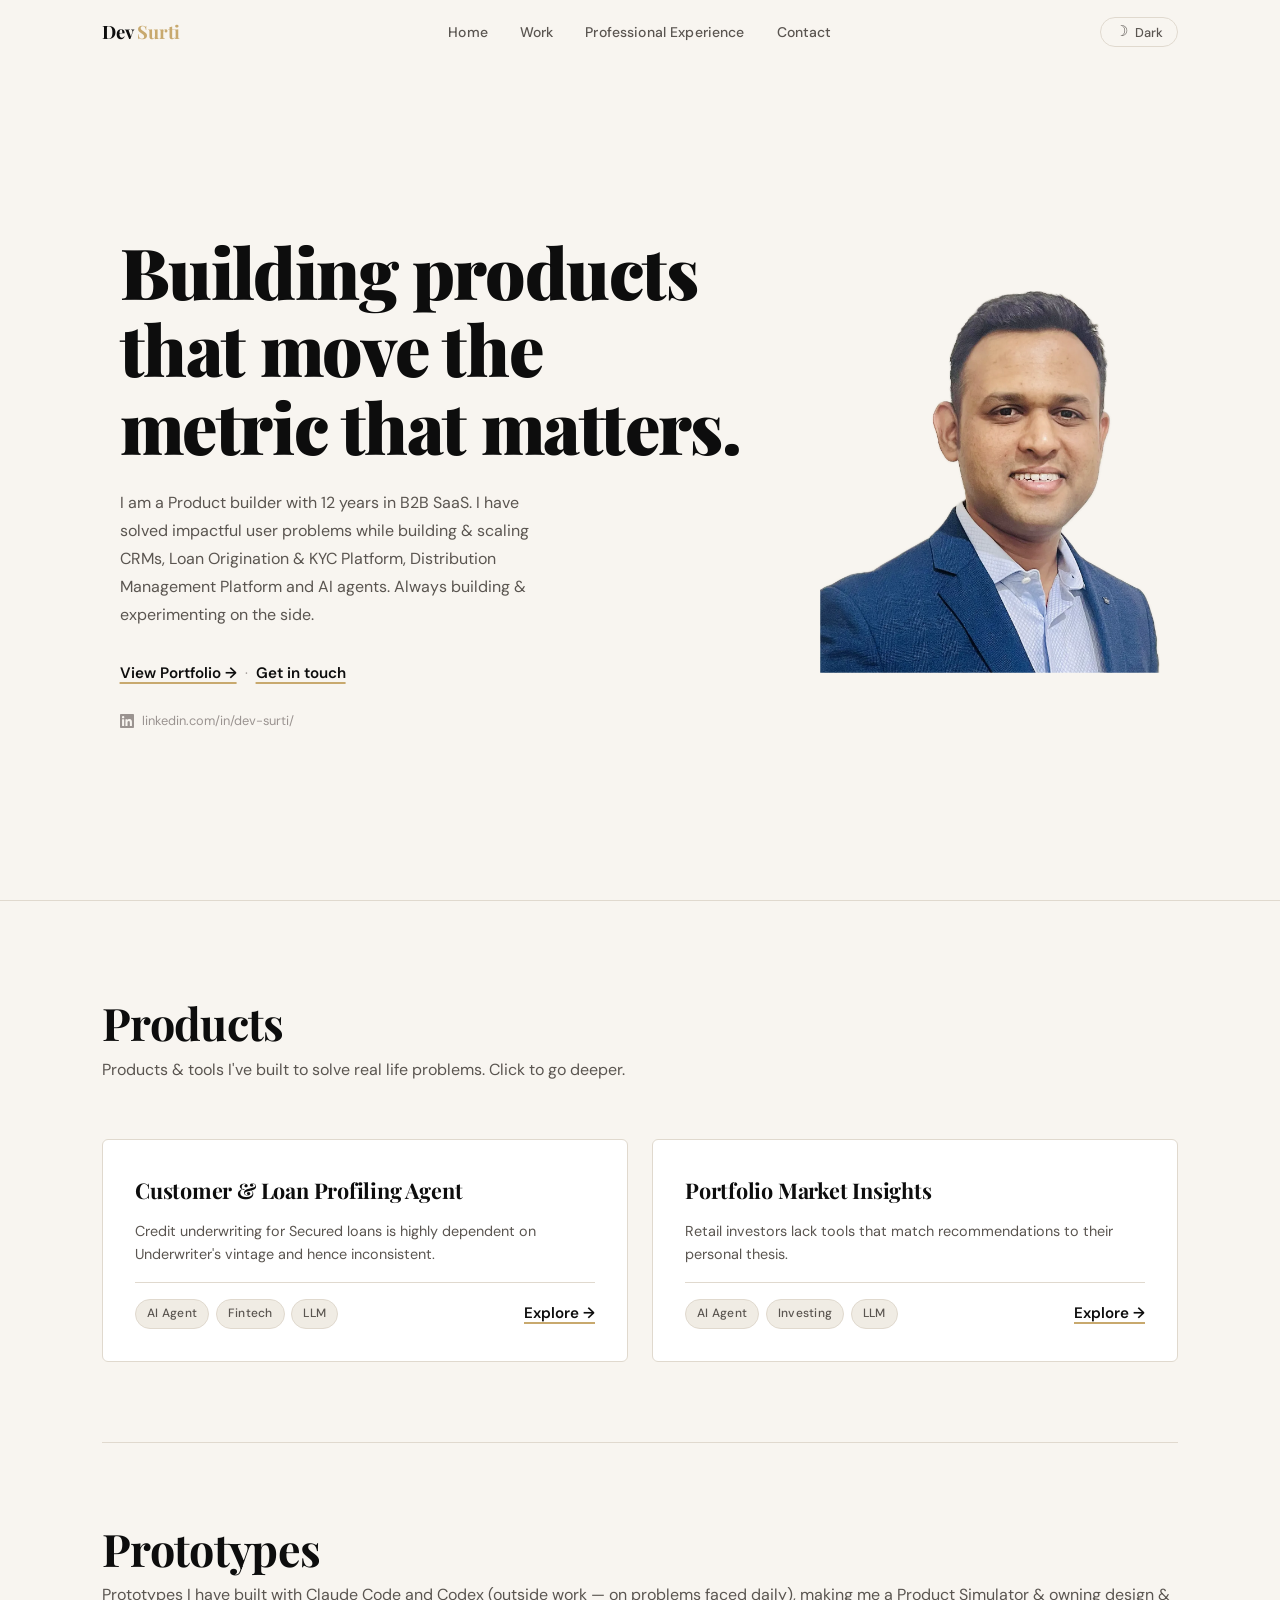
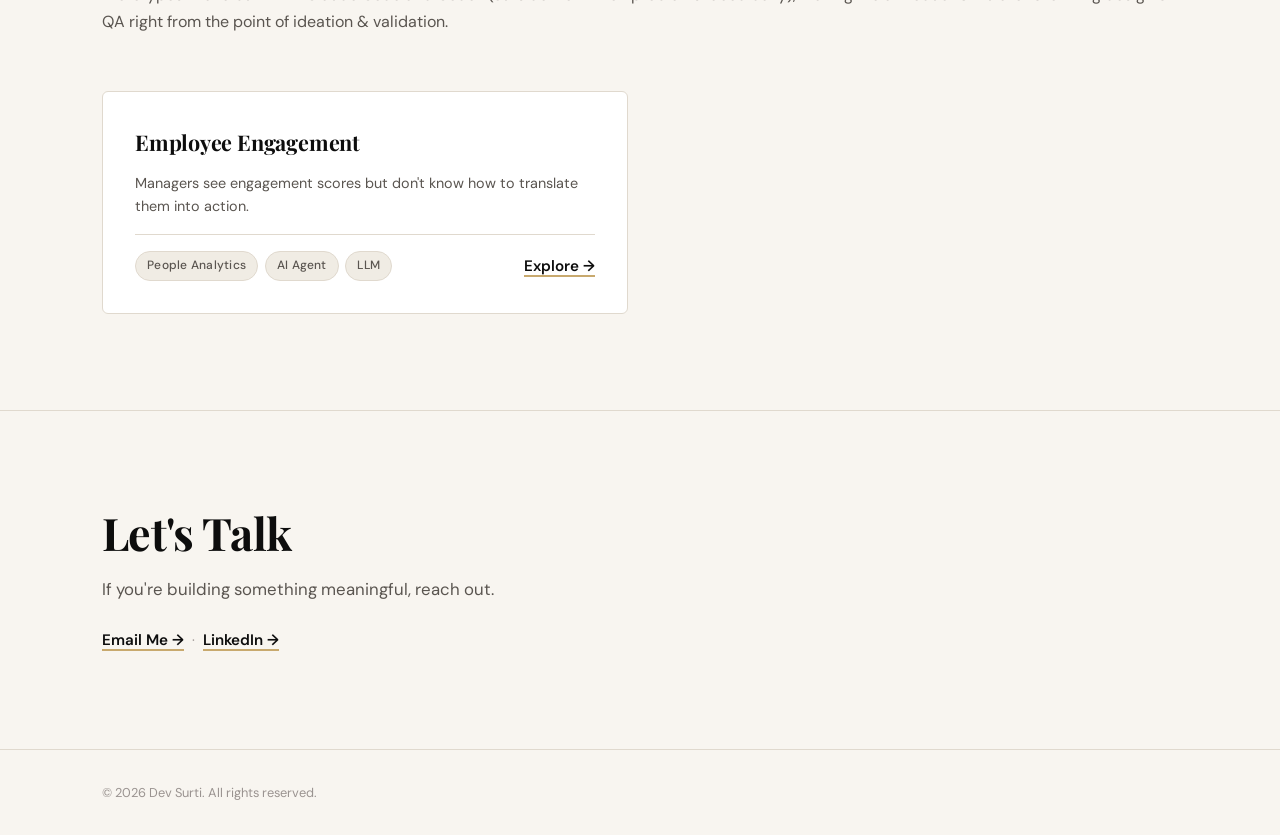
<file: index.html>
<!DOCTYPE html>
<html lang="en" data-theme="light">
<head>
  <meta charset="UTF-8" />
  <meta name="viewport" content="width=device-width, initial-scale=1.0" />
  <title>Dev Surti — Senior Product Leader</title>
  <meta name="description" content="Product builder with 12 years in B2B SaaS. Building AI-native tools on the side." />
  <link rel="stylesheet" href="style.css" />
  <link rel="icon" href="favicon.svg" type="image/svg+xml" />
</head>
<body>

  <!-- ============================================================
       NAV
       ============================================================ -->
  <nav class="site-nav" id="site-nav">
    <div class="nav-inner">
      <a href="index.html" class="nav-logo">Dev <span>Surti</span></a>
      <ul class="nav-links" role="list">
        <li><a href="index.html">Home</a></li>
        <li><a href="index.html#work">Work</a></li>
        <li><a href="experience.html">Professional Experience</a></li>
        <li><a href="index.html#contact">Contact</a></li>
      </ul>
      <div class="nav-right">
        <button class="theme-toggle" id="theme-toggle" aria-label="Toggle theme">
          <span class="icon" id="theme-icon">☽</span>
          <span id="theme-label">Dark</span>
        </button>
        <button class="nav-hamburger" id="nav-hamburger" aria-label="Open menu" aria-expanded="false">
          <span></span><span></span><span></span>
        </button>
      </div>
    </div>
    <div class="nav-mobile" id="nav-mobile" role="navigation">
      <a href="index.html">Home</a>
      <a href="index.html#work">Work</a>
      <a href="experience.html">Professional Experience</a>
      <a href="index.html#contact">Contact</a>
    </div>
  </nav>

  <!-- ============================================================
       HERO
       ============================================================ -->
  <section class="hero">
    <div class="container">
      <div class="hero-inner">

        <!-- Left: text -->
        <div class="hero-text">
          <h1 class="display-heading fade-in">
            Building products<br />
            that move the<br />
            metric that matters.
          </h1>

          <p class="hero-bio fade-in fade-in-delay-1">
            I am a Product builder with 12 years in B2B SaaS. I have solved impactful user
            problems while building &amp; scaling CRMs, Loan Origination &amp; KYC Platform,
            Distribution Management Platform and AI agents. Always building &amp; experimenting
            on the side.
          </p>

          <div class="hero-ctas cta-group fade-in fade-in-delay-2">
            <a href="#work" class="text-cta">View Portfolio →</a>
            <span class="cta-divider">·</span>
            <a href="mailto:dev19388@gmail.com" class="text-cta">Get in touch</a>
          </div>

          <div class="hero-contact-line fade-in fade-in-delay-3">
            <svg class="li-icon" viewBox="0 0 24 24" xmlns="http://www.w3.org/2000/svg" aria-hidden="true">
              <path d="M20.447 20.452h-3.554v-5.569c0-1.328-.027-3.037-1.852-3.037-1.853 0-2.136 1.445-2.136 2.939v5.667H9.351V9h3.414v1.561h.046c.477-.9 1.637-1.85 3.37-1.85 3.601 0 4.267 2.37 4.267 5.455v6.286zM5.337 7.433a2.062 2.062 0 0 1-2.063-2.065 2.064 2.064 0 1 1 2.063 2.065zm1.782 13.019H3.555V9h3.564v11.452zM22.225 0H1.771C.792 0 0 .774 0 1.729v20.542C0 23.227.792 24 1.771 24h20.451C23.2 24 24 23.227 24 22.271V1.729C24 .774 23.2 0 22.222 0h.003z"/>
            </svg>
            <a href="https://linkedin.com/in/dev-surti/" target="_blank" rel="noopener">linkedin.com/in/dev-surti/</a>
          </div>
        </div>

        <!-- Right: photo placeholder -->
        <div class="fade-in fade-in-delay-2">
         <img src="profile.webp" alt="Dev Surti" class="profile-photo" />
        </div>

      </div>
    </div>
  </section>

  <!-- ============================================================
       WORK
       ============================================================ -->
  <section class="work-section" id="work">
    <div class="container">

      <!-- ── Products ── -->
      <div class="work-header fade-in">
        <h2 class="section-heading">Products</h2>
        <p class="section-sub">Products &amp; tools I've built to solve real life problems. Click to go deeper.</p>
      </div>

      <div class="cards-grid">

        <!--
        <article class="project-card fade-in fade-in-delay-1">
          <h3 class="card-name">Family Portfolio Manager</h3>
          <p class="card-problem">No single place to track your family's full financial picture.</p>
          <div class="card-footer">
            <div class="tags">
              <span class="tag">Personal Finance</span>
              <span class="tag">Dashboard</span>
              <span class="tag">React</span>
            </div>
            <a href="project-family-portfolio.html" class="text-cta card-explore">Explore →</a>
          </div>
        </article>

        <article class="project-card fade-in fade-in-delay-2">
          <h3 class="card-name">YouTube Video Suggester</h3>
          <p class="card-problem">YouTube's algorithm optimises for watch time, not your learning goals.</p>
          <div class="card-footer">
            <div class="tags">
              <span class="tag">AI</span>
              <span class="tag">LLM</span>
              <span class="tag">Productivity</span>
            </div>
            <a href="project-yt-suggester.html" class="text-cta card-explore">Explore →</a>
          </div>
        </article>
        -->

        <article class="project-card fade-in fade-in-delay-1">
          <h3 class="card-name">Customer &amp; Loan Profiling Agent</h3>
          <p class="card-problem">Credit underwriting for Secured loans is highly dependent on Underwriter's vintage and hence inconsistent.</p>
          <div class="card-footer">
            <div class="tags">
              <span class="tag">AI Agent</span>
              <span class="tag">Fintech</span>
              <span class="tag">LLM</span>
            </div>
            <a href="project-underwriting-agent.html" class="text-cta card-explore">Explore →</a>
          </div>
        </article>

        <article class="project-card fade-in fade-in-delay-2">
          <h3 class="card-name">Portfolio Market Insights</h3>
          <p class="card-problem">Retail investors lack tools that match recommendations to their personal thesis.</p>
          <div class="card-footer">
            <div class="tags">
              <span class="tag">AI Agent</span>
              <span class="tag">Investing</span>
              <span class="tag">LLM</span>
            </div>
            <a href="project-stock-agent.html" class="text-cta card-explore">Explore →</a>
          </div>
        </article>

      </div>

      <!-- ── Prototypes ── -->
      <div class="work-header fade-in" style="margin-top:5rem;padding-top:5rem;border-top:1px solid var(--border);" id="prototypes">
        <h2 class="section-heading">Prototypes</h2>
        <p class="section-sub">Prototypes I have built with Claude Code and Codex (outside work — on problems faced daily), making me a Product Simulator &amp; owning design &amp; QA right from the point of ideation &amp; validation.</p>
      </div>

      <div class="cards-grid">

        <article class="project-card fade-in fade-in-delay-1">
          <h3 class="card-name">Employee Engagement</h3>
          <p class="card-problem">Managers see engagement scores but don't know how to translate them into action.</p>
          <div class="card-footer">
            <div class="tags">
              <span class="tag">People Analytics</span>
              <span class="tag">AI Agent</span>
              <span class="tag">LLM</span>
            </div>
            <a href="prototype-employee-engagement.html" class="text-cta card-explore">Explore →</a>
          </div>
        </article>

      </div>

    </div>
  </section>

  <!-- ============================================================
       CONTACT
       ============================================================ -->
  <section class="contact-section" id="contact">
    <div class="container">
      <div class="contact-inner fade-in">
        <h2 class="section-heading">Let's Talk</h2>
        <p class="contact-text">
          If you're building something meaningful, reach out.
        </p>
        <div class="contact-ctas cta-group mt-3">
          <a href="mailto:dev19388@gmail.com" class="text-cta">Email Me →</a>
          <span class="cta-divider">·</span>
          <a href="https://linkedin.com/in/dev-surti/" target="_blank" rel="noopener" class="text-cta">LinkedIn →</a>
        </div>
      </div>
    </div>
  </section>

  <!-- ============================================================
       FOOTER
       ============================================================ -->
  <footer class="site-footer">
    <div class="footer-inner">
      <p class="footer-copy">© 2026 Dev Surti. All rights reserved.</p>
    </div>
  </footer>

  <!-- ============================================================
       JS
       ============================================================ -->
  <script>
    // --- Theme toggle ---
    const root = document.documentElement;
    const toggleBtn = document.getElementById('theme-toggle');
    const themeIcon = document.getElementById('theme-icon');
    const themeLabel = document.getElementById('theme-label');

    function applyTheme(theme) {
      root.setAttribute('data-theme', theme);
      localStorage.setItem('theme', theme);
      if (theme === 'dark') {
        themeIcon.textContent = '☀';
        themeLabel.textContent = 'Light';
      } else {
        themeIcon.textContent = '☽';
        themeLabel.textContent = 'Dark';
      }
    }

    const savedTheme = localStorage.getItem('theme') || 'light';
    applyTheme(savedTheme);

    toggleBtn.addEventListener('click', () => {
      const current = root.getAttribute('data-theme');
      applyTheme(current === 'dark' ? 'light' : 'dark');
    });

    // --- Sticky nav on scroll ---
    const nav = document.getElementById('site-nav');
    window.addEventListener('scroll', () => {
      nav.classList.toggle('scrolled', window.scrollY > 20);
    }, { passive: true });

    // --- Mobile hamburger ---
    const hamburger = document.getElementById('nav-hamburger');
    const mobileNav = document.getElementById('nav-mobile');

    hamburger.addEventListener('click', () => {
      const open = mobileNav.classList.toggle('open');
      hamburger.setAttribute('aria-expanded', open);
    });

    mobileNav.querySelectorAll('a').forEach(link => {
      link.addEventListener('click', () => {
        mobileNav.classList.remove('open');
        hamburger.setAttribute('aria-expanded', false);
      });
    });

    // --- Fade-in on scroll (Intersection Observer) ---
    const fadeEls = document.querySelectorAll('.fade-in');
    const observer = new IntersectionObserver((entries) => {
      entries.forEach(entry => {
        if (entry.isIntersecting) {
          entry.target.classList.add('visible');
          observer.unobserve(entry.target);
        }
      });
    }, { threshold: 0.12 });

    fadeEls.forEach(el => observer.observe(el));
  </script>

</body>
</html>
</file>
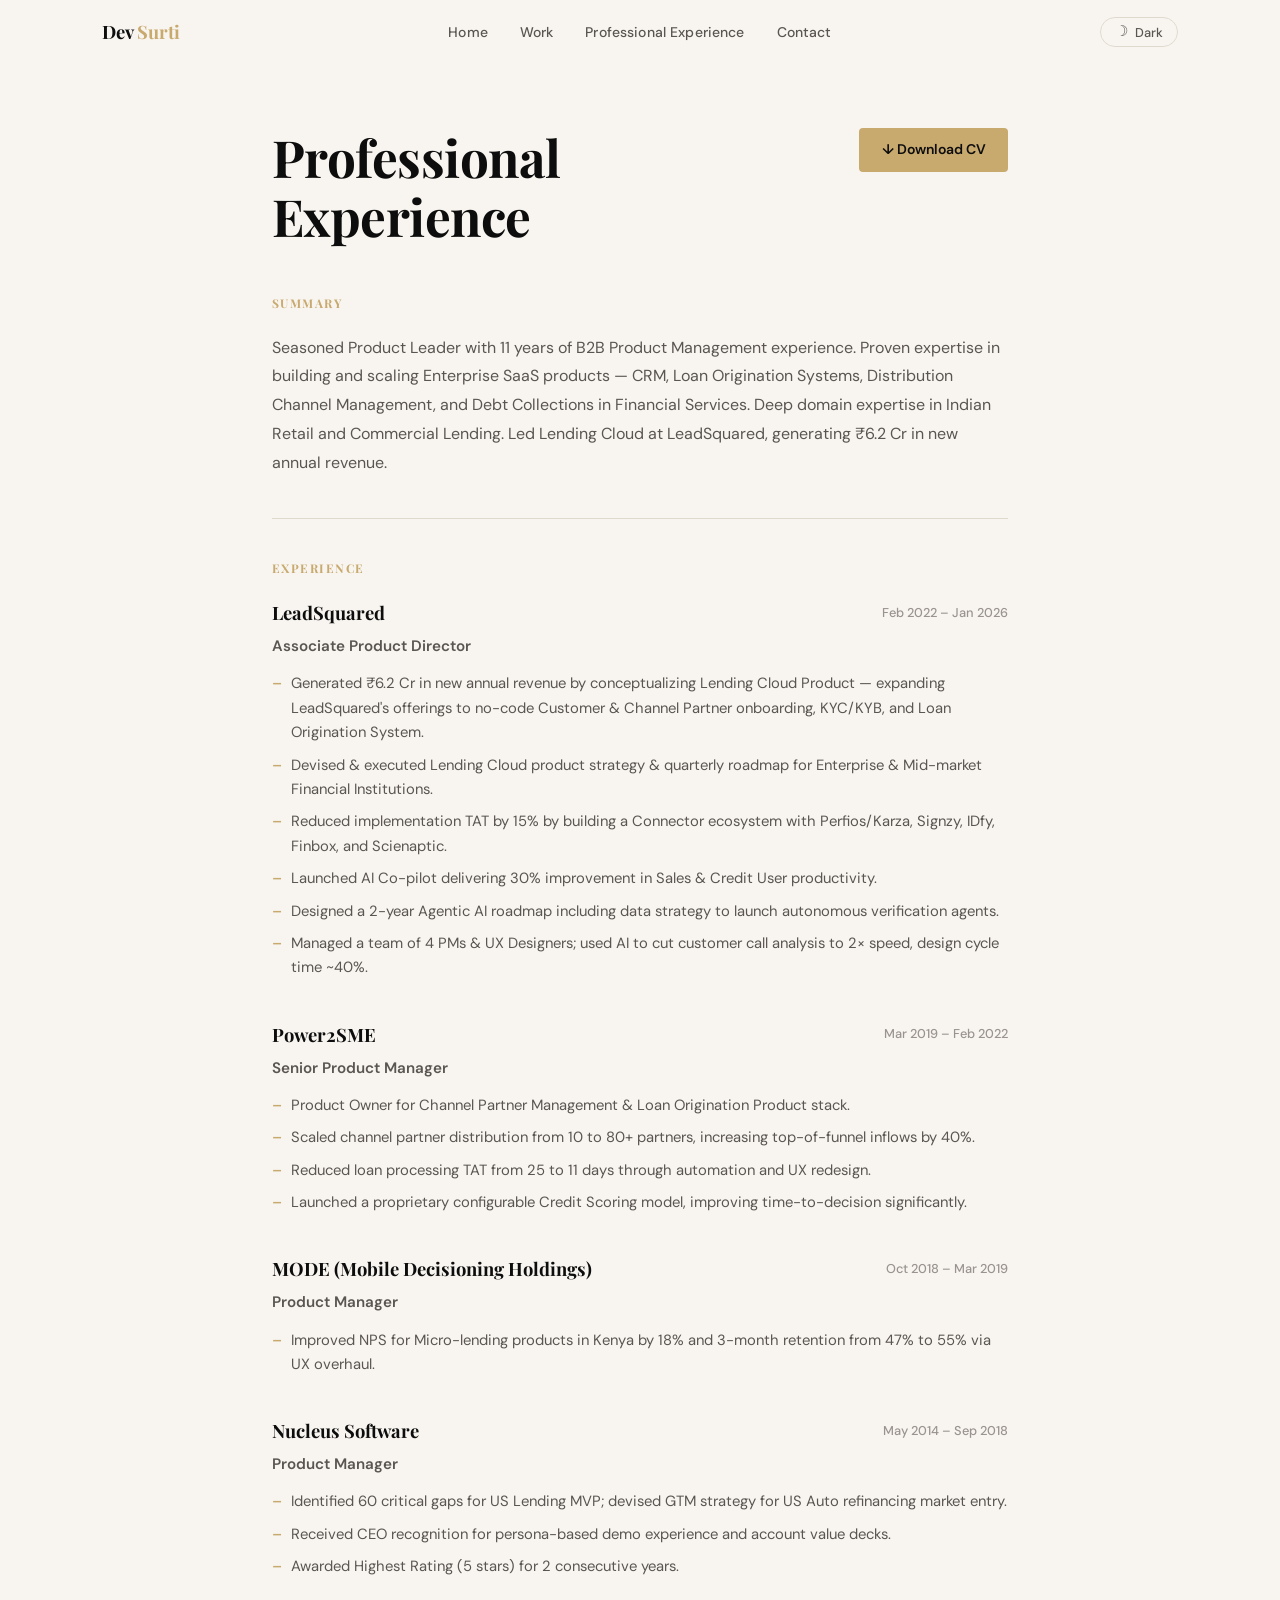
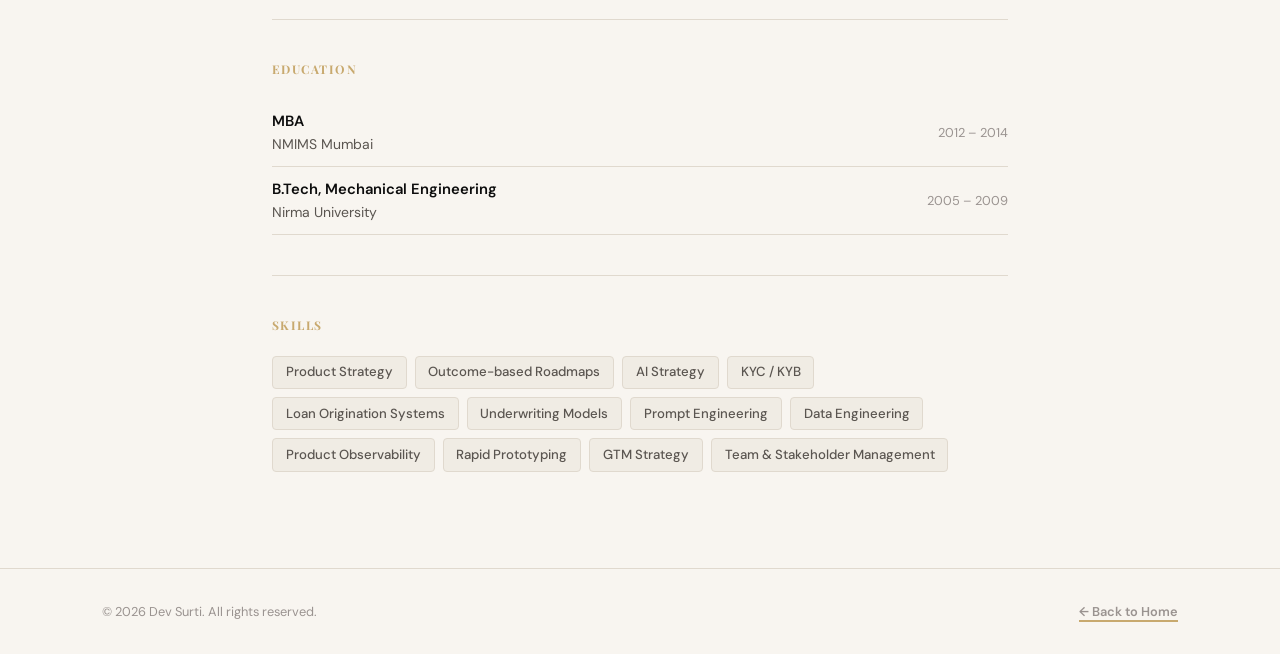
<file: experience.html>
<!DOCTYPE html>
<html lang="en" data-theme="light">
<head>
  <meta charset="UTF-8" />
  <meta name="viewport" content="width=device-width, initial-scale=1.0" />
  <title>Professional Experience — Dev Surti</title>
  <meta name="description" content="Full resume of Dev Surti — Senior Product Leader with 12 years in B2B SaaS and Fintech." />
  <link rel="stylesheet" href="style.css" />
  <link rel="icon" href="favicon.svg" type="image/svg+xml" />
</head>
<body>

  <!-- NAV -->
  <nav class="site-nav" id="site-nav">
    <div class="nav-inner">
      <a href="index.html" class="nav-logo">Dev <span>Surti</span></a>
      <ul class="nav-links" role="list">
        <li><a href="index.html">Home</a></li>
        <li><a href="index.html#work">Work</a></li>
        <li><a href="experience.html">Professional Experience</a></li>
        <li><a href="index.html#contact">Contact</a></li>
      </ul>
      <div class="nav-right">
        <button class="theme-toggle" id="theme-toggle" aria-label="Toggle theme">
          <span class="icon" id="theme-icon">☽</span>
          <span id="theme-label">Dark</span>
        </button>
        <button class="nav-hamburger" id="nav-hamburger" aria-label="Open menu" aria-expanded="false">
          <span></span><span></span><span></span>
        </button>
      </div>
    </div>
    <div class="nav-mobile" id="nav-mobile" role="navigation">
      <a href="index.html">Home</a>
      <a href="index.html#work">Work</a>
      <a href="experience.html">Professional Experience</a>
      <a href="index.html#contact">Contact</a>
    </div>
  </nav>

  <!-- MAIN -->
  <main class="experience-page">
    <div class="container--narrow">

      <div class="experience-header fade-in">
        <h1>Professional<br />Experience</h1>
        <a href="https://drive.google.com/file/d/1gO9q9rJp_waHNbNEf5aVk3jxTwWy8dRo/view?usp=sharing"
           target="_blank"
           rel="noopener"
           class="download-pdf-btn"
           aria-label="Download CV as PDF">
          ↓ Download CV
        </a>
      </div>

      <!-- Summary -->
      <div class="resume-section fade-in fade-in-delay-1">
        <p class="resume-section-title">Summary</p>
        <p class="resume-summary">
          Seasoned Product Leader with 11 years of B2B Product Management experience.
          Proven expertise in building and scaling Enterprise SaaS products — CRM, Loan
          Origination Systems, Distribution Channel Management, and Debt Collections in
          Financial Services. Deep domain expertise in Indian Retail and Commercial Lending.
          Led Lending Cloud at LeadSquared, generating ₹6.2 Cr in new annual revenue.
        </p>
      </div>

      <!-- Experience -->
      <div class="resume-section fade-in fade-in-delay-2">
        <p class="resume-section-title">Experience</p>

        <!-- LeadSquared -->
        <div class="exp-item">
          <div class="exp-header">
            <span class="exp-company">LeadSquared</span>
            <span class="exp-date">Feb 2022 – Jan 2026</span>
          </div>
          <p class="exp-role">Associate Product Director</p>
          <ul class="exp-bullets">
            <li>Generated ₹6.2 Cr in new annual revenue by conceptualizing Lending Cloud Product — expanding LeadSquared's offerings to no-code Customer &amp; Channel Partner onboarding, KYC/KYB, and Loan Origination System.</li>
            <li>Devised &amp; executed Lending Cloud product strategy &amp; quarterly roadmap for Enterprise &amp; Mid-market Financial Institutions.</li>
            <li>Reduced implementation TAT by 15% by building a Connector ecosystem with Perfios/Karza, Signzy, IDfy, Finbox, and Scienaptic.</li>
            <li>Launched AI Co-pilot delivering 30% improvement in Sales &amp; Credit User productivity.</li>
            <li>Designed a 2-year Agentic AI roadmap including data strategy to launch autonomous verification agents.</li>
            <li>Managed a team of 4 PMs &amp; UX Designers; used AI to cut customer call analysis to 2× speed, design cycle time ~40%.</li>
          </ul>
        </div>

        <!-- Power2SME -->
        <div class="exp-item">
          <div class="exp-header">
            <span class="exp-company">Power2SME</span>
            <span class="exp-date">Mar 2019 – Feb 2022</span>
          </div>
          <p class="exp-role">Senior Product Manager</p>
          <ul class="exp-bullets">
            <li>Product Owner for Channel Partner Management &amp; Loan Origination Product stack.</li>
            <li>Scaled channel partner distribution from 10 to 80+ partners, increasing top-of-funnel inflows by 40%.</li>
            <li>Reduced loan processing TAT from 25 to 11 days through automation and UX redesign.</li>
            <li>Launched a proprietary configurable Credit Scoring model, improving time-to-decision significantly.</li>
          </ul>
        </div>

        <!-- MODE -->
        <div class="exp-item">
          <div class="exp-header">
            <span class="exp-company">MODE (Mobile Decisioning Holdings)</span>
            <span class="exp-date">Oct 2018 – Mar 2019</span>
          </div>
          <p class="exp-role">Product Manager</p>
          <ul class="exp-bullets">
            <li>Improved NPS for Micro-lending products in Kenya by 18% and 3-month retention from 47% to 55% via UX overhaul.</li>
          </ul>
        </div>

        <!-- Nucleus Software -->
        <div class="exp-item">
          <div class="exp-header">
            <span class="exp-company">Nucleus Software</span>
            <span class="exp-date">May 2014 – Sep 2018</span>
          </div>
          <p class="exp-role">Product Manager</p>
          <ul class="exp-bullets">
            <li>Identified 60 critical gaps for US Lending MVP; devised GTM strategy for US Auto refinancing market entry.</li>
            <li>Received CEO recognition for persona-based demo experience and account value decks.</li>
            <li>Awarded Highest Rating (5 stars) for 2 consecutive years.</li>
          </ul>
        </div>
      </div>

      <!-- Education -->
      <div class="resume-section fade-in fade-in-delay-3">
        <p class="resume-section-title">Education</p>
        <div class="edu-item">
          <div>
            <p class="edu-degree">MBA</p>
            <p class="edu-school">NMIMS Mumbai</p>
          </div>
          <span class="edu-year">2012 – 2014</span>
        </div>
        <div class="edu-item">
          <div>
            <p class="edu-degree">B.Tech, Mechanical Engineering</p>
            <p class="edu-school">Nirma University</p>
          </div>
          <span class="edu-year">2005 – 2009</span>
        </div>
      </div>

      <!-- Skills -->
      <div class="resume-section fade-in fade-in-delay-4">
        <p class="resume-section-title">Skills</p>
        <div class="skills-list">
          <span class="skill-chip">Product Strategy</span>
          <span class="skill-chip">Outcome-based Roadmaps</span>
          <span class="skill-chip">AI Strategy</span>
          <span class="skill-chip">KYC / KYB</span>
          <span class="skill-chip">Loan Origination Systems</span>
          <span class="skill-chip">Underwriting Models</span>
          <span class="skill-chip">Prompt Engineering</span>
          <span class="skill-chip">Data Engineering</span>
          <span class="skill-chip">Product Observability</span>
          <span class="skill-chip">Rapid Prototyping</span>
          <span class="skill-chip">GTM Strategy</span>
          <span class="skill-chip">Team &amp; Stakeholder Management</span>
        </div>
      </div>

    </div>
  </main>

  <!-- FOOTER -->
  <footer class="site-footer">
    <div class="footer-inner">
      <p class="footer-copy">© 2026 Dev Surti. All rights reserved.</p>
      <a href="index.html" class="footer-copy text-cta" style="font-size:0.8rem;">← Back to Home</a>
    </div>
  </footer>

  <script>
    const root = document.documentElement;
    const toggleBtn = document.getElementById('theme-toggle');
    const themeIcon = document.getElementById('theme-icon');
    const themeLabel = document.getElementById('theme-label');

    function applyTheme(theme) {
      root.setAttribute('data-theme', theme);
      localStorage.setItem('theme', theme);
      if (theme === 'dark') {
        themeIcon.textContent = '☀';
        themeLabel.textContent = 'Light';
      } else {
        themeIcon.textContent = '☽';
        themeLabel.textContent = 'Dark';
      }
    }

    applyTheme(localStorage.getItem('theme') || 'light');

    toggleBtn.addEventListener('click', () => {
      applyTheme(root.getAttribute('data-theme') === 'dark' ? 'light' : 'dark');
    });

    const nav = document.getElementById('site-nav');
    window.addEventListener('scroll', () => {
      nav.classList.toggle('scrolled', window.scrollY > 20);
    }, { passive: true });

    const hamburger = document.getElementById('nav-hamburger');
    const mobileNav = document.getElementById('nav-mobile');
    hamburger.addEventListener('click', () => {
      const open = mobileNav.classList.toggle('open');
      hamburger.setAttribute('aria-expanded', open);
    });

    const fadeEls = document.querySelectorAll('.fade-in');
    const observer = new IntersectionObserver((entries) => {
      entries.forEach(entry => {
        if (entry.isIntersecting) {
          entry.target.classList.add('visible');
          observer.unobserve(entry.target);
        }
      });
    }, { threshold: 0.1 });
    fadeEls.forEach(el => observer.observe(el));
  </script>

</body>
</html>
</file>
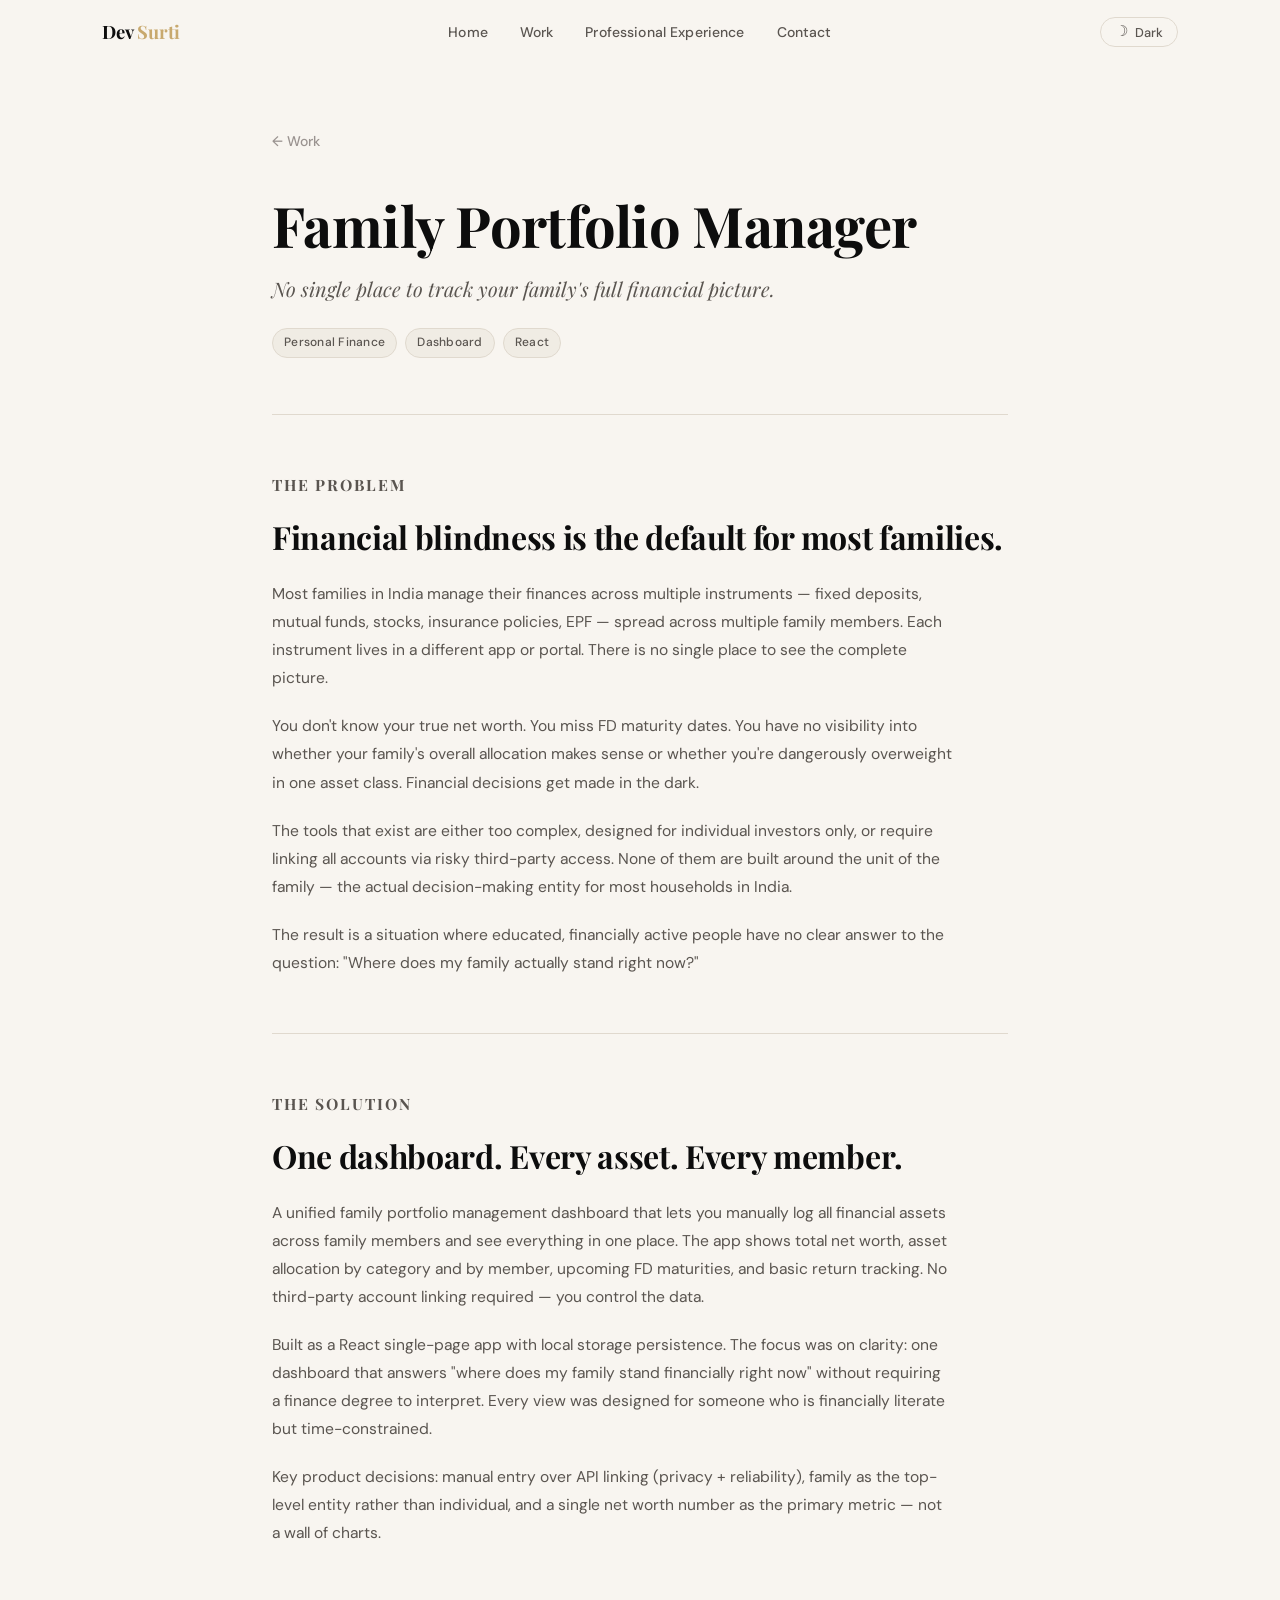
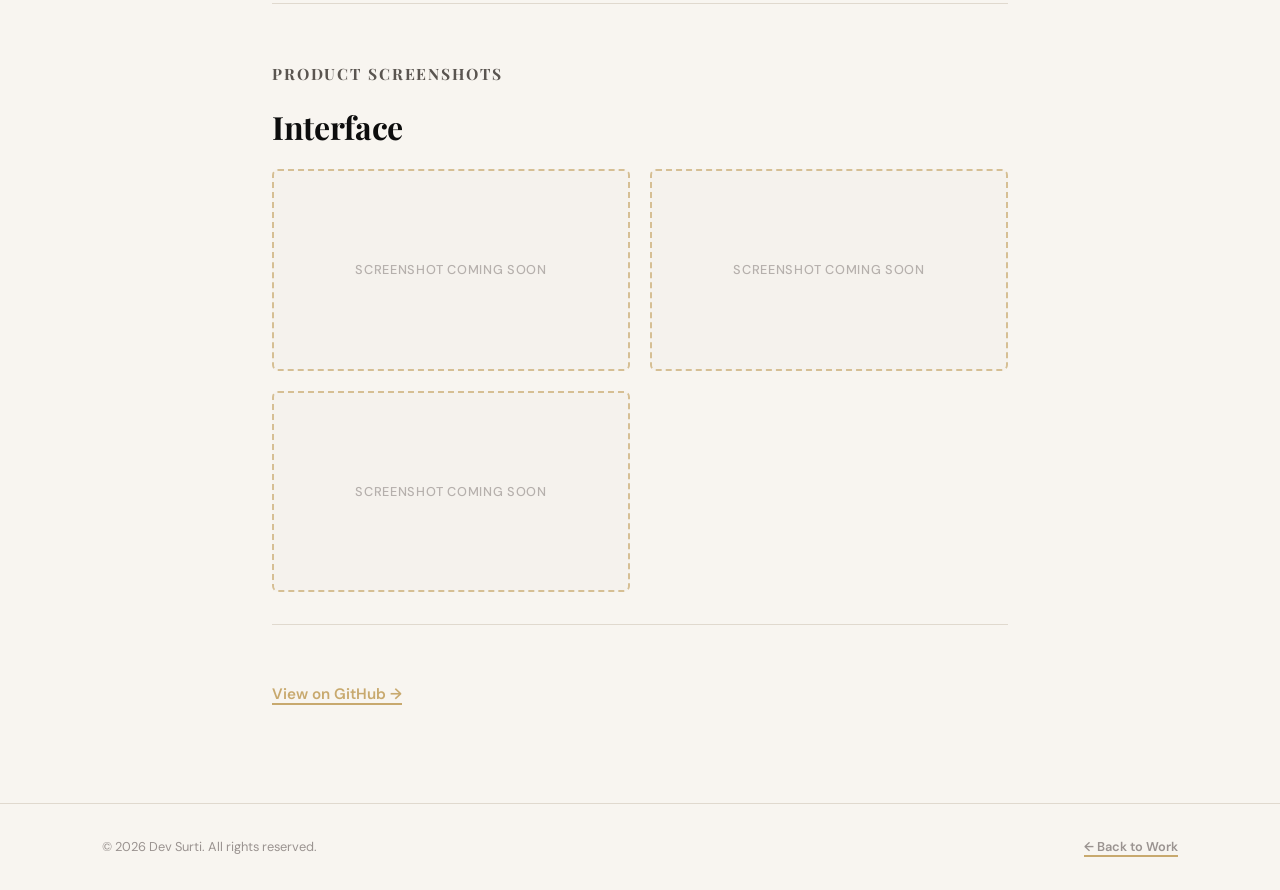
<file: project-family-portfolio.html>
<!DOCTYPE html>
<html lang="en" data-theme="light">
<head>
  <meta charset="UTF-8" />
  <meta name="viewport" content="width=device-width, initial-scale=1.0" />
  <title>Family Portfolio Manager — Dev Surti</title>
  <meta name="description" content="A unified dashboard to track your family's complete financial picture — FDs, mutual funds, stocks, EPF, and more." />
  <link rel="stylesheet" href="style.css" />
  <link rel="icon" href="favicon.svg" type="image/svg+xml" />
</head>
<body>

  <!-- NAV -->
  <nav class="site-nav" id="site-nav">
    <div class="nav-inner">
      <a href="index.html" class="nav-logo">Dev <span>Surti</span></a>
      <ul class="nav-links" role="list">
        <li><a href="index.html">Home</a></li>
        <li><a href="index.html#work">Work</a></li>
        <li><a href="experience.html">Professional Experience</a></li>
        <li><a href="index.html#contact">Contact</a></li>
      </ul>
      <div class="nav-right">
        <button class="theme-toggle" id="theme-toggle" aria-label="Toggle theme">
          <span class="icon" id="theme-icon">☽</span>
          <span id="theme-label">Dark</span>
        </button>
        <button class="nav-hamburger" id="nav-hamburger" aria-label="Open menu" aria-expanded="false">
          <span></span><span></span><span></span>
        </button>
      </div>
    </div>
    <div class="nav-mobile" id="nav-mobile" role="navigation">
      <a href="index.html">Home</a>
      <a href="index.html#work">Work</a>
      <a href="experience.html">Professional Experience</a>
      <a href="index.html#contact">Contact</a>
    </div>
  </nav>

  <!-- MAIN -->
  <main class="project-page">
    <div class="container--narrow">

      <a href="index.html#work" class="back-link fade-in">← Work</a>

      <!-- Hero -->
      <div class="project-hero fade-in fade-in-delay-1">
        <h1>Family Portfolio Manager</h1>
        <p class="project-teaser">No single place to track your family's full financial picture.</p>
        <div class="project-meta">
          <span class="tag">Personal Finance</span>
          <span class="tag">Dashboard</span>
          <span class="tag">React</span>
        </div>
      </div>

      <!-- The Problem -->
      <div class="project-section fade-in">
        <p class="project-section-label">The Problem</p>
        <h2>Financial blindness is the default for most families.</h2>
        <p>
          Most families in India manage their finances across multiple instruments — fixed deposits,
          mutual funds, stocks, insurance policies, EPF — spread across multiple family members.
          Each instrument lives in a different app or portal. There is no single place to see the
          complete picture.
        </p>
        <p>
          You don't know your true net worth. You miss FD maturity dates. You have no visibility
          into whether your family's overall allocation makes sense or whether you're dangerously
          overweight in one asset class. Financial decisions get made in the dark.
        </p>
        <p>
          The tools that exist are either too complex, designed for individual investors only, or
          require linking all accounts via risky third-party access. None of them are built around
          the unit of the family — the actual decision-making entity for most households in India.
        </p>
        <p>
          The result is a situation where educated, financially active people have no clear answer
          to the question: "Where does my family actually stand right now?"
        </p>
      </div>

      <!-- The Solution -->
      <div class="project-section fade-in">
        <p class="project-section-label">The Solution</p>
        <h2>One dashboard. Every asset. Every member.</h2>
        <p>
          A unified family portfolio management dashboard that lets you manually log all financial
          assets across family members and see everything in one place. The app shows total net
          worth, asset allocation by category and by member, upcoming FD maturities, and basic
          return tracking. No third-party account linking required — you control the data.
        </p>
        <p>
          Built as a React single-page app with local storage persistence. The focus was on
          clarity: one dashboard that answers "where does my family stand financially right now"
          without requiring a finance degree to interpret. Every view was designed for someone
          who is financially literate but time-constrained.
        </p>
        <p>
          Key product decisions: manual entry over API linking (privacy + reliability), family as
          the top-level entity rather than individual, and a single net worth number as the primary
          metric — not a wall of charts.
        </p>
      </div>

      <!-- Screenshots -->
      <div class="project-section fade-in">
        <p class="project-section-label">Product Screenshots</p>
        <h2>Interface</h2>
        <div class="screenshots-grid">
          <div class="screenshot-placeholder">Screenshot coming soon</div>
          <div class="screenshot-placeholder">Screenshot coming soon</div>
          <div class="screenshot-placeholder">Screenshot coming soon</div>
        </div>
      </div>

      <!-- GitHub -->
      <div class="project-section github-cta fade-in">
        <a href="#" class="text-cta text-cta--accent">View on GitHub →</a>
      </div>

    </div>
  </main>

  <!-- FOOTER -->
  <footer class="site-footer">
    <div class="footer-inner">
      <p class="footer-copy">© 2026 Dev Surti. All rights reserved.</p>
      <a href="index.html#work" class="footer-copy text-cta" style="font-size:0.8rem;">← Back to Work</a>
    </div>
  </footer>

  <script>
    const root = document.documentElement;
    const toggleBtn = document.getElementById('theme-toggle');
    const themeIcon = document.getElementById('theme-icon');
    const themeLabel = document.getElementById('theme-label');

    function applyTheme(theme) {
      root.setAttribute('data-theme', theme);
      localStorage.setItem('theme', theme);
      if (theme === 'dark') {
        themeIcon.textContent = '☀';
        themeLabel.textContent = 'Light';
      } else {
        themeIcon.textContent = '☽';
        themeLabel.textContent = 'Dark';
      }
    }

    applyTheme(localStorage.getItem('theme') || 'light');
    toggleBtn.addEventListener('click', () => {
      applyTheme(root.getAttribute('data-theme') === 'dark' ? 'light' : 'dark');
    });

    const nav = document.getElementById('site-nav');
    window.addEventListener('scroll', () => {
      nav.classList.toggle('scrolled', window.scrollY > 20);
    }, { passive: true });

    const hamburger = document.getElementById('nav-hamburger');
    const mobileNav = document.getElementById('nav-mobile');
    hamburger.addEventListener('click', () => {
      const open = mobileNav.classList.toggle('open');
      hamburger.setAttribute('aria-expanded', open);
    });

    const fadeEls = document.querySelectorAll('.fade-in');
    const observer = new IntersectionObserver((entries) => {
      entries.forEach(entry => {
        if (entry.isIntersecting) {
          entry.target.classList.add('visible');
          observer.unobserve(entry.target);
        }
      });
    }, { threshold: 0.1 });
    fadeEls.forEach(el => observer.observe(el));
  </script>

</body>
</html>
</file>
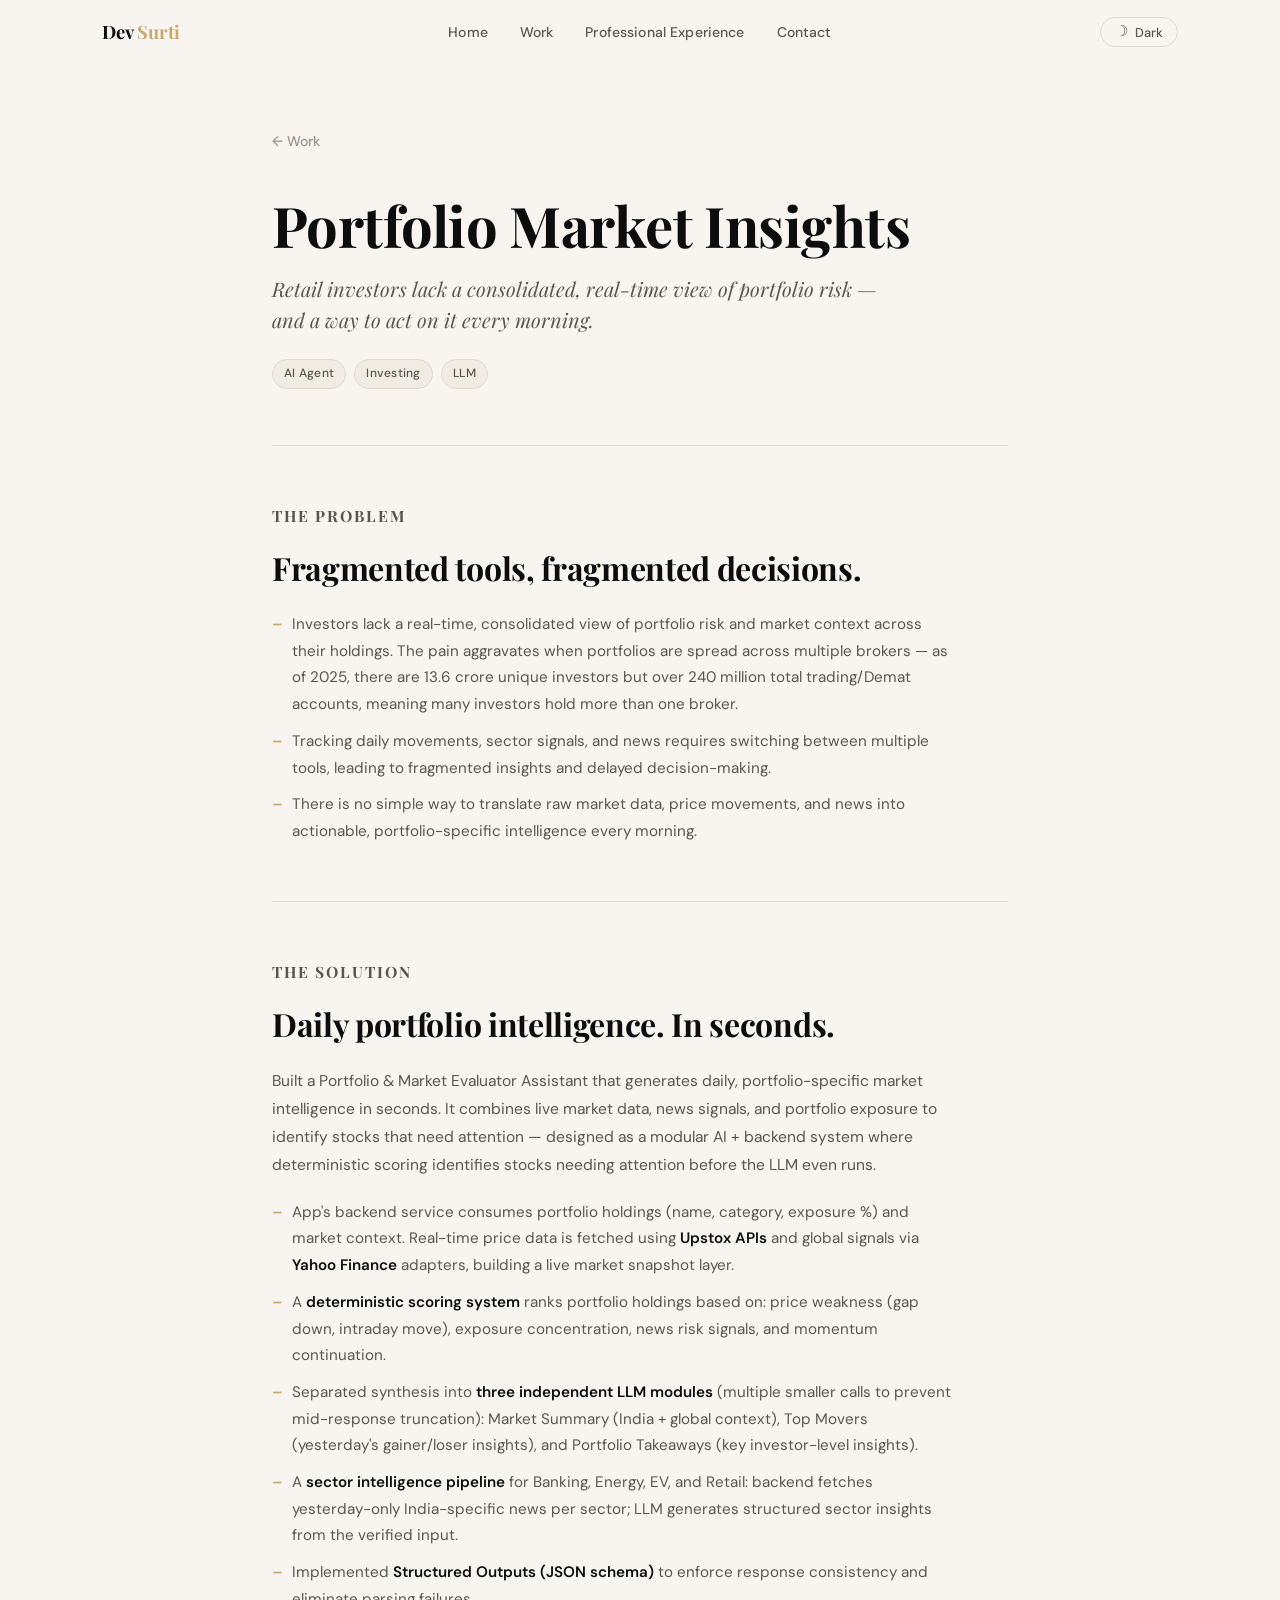
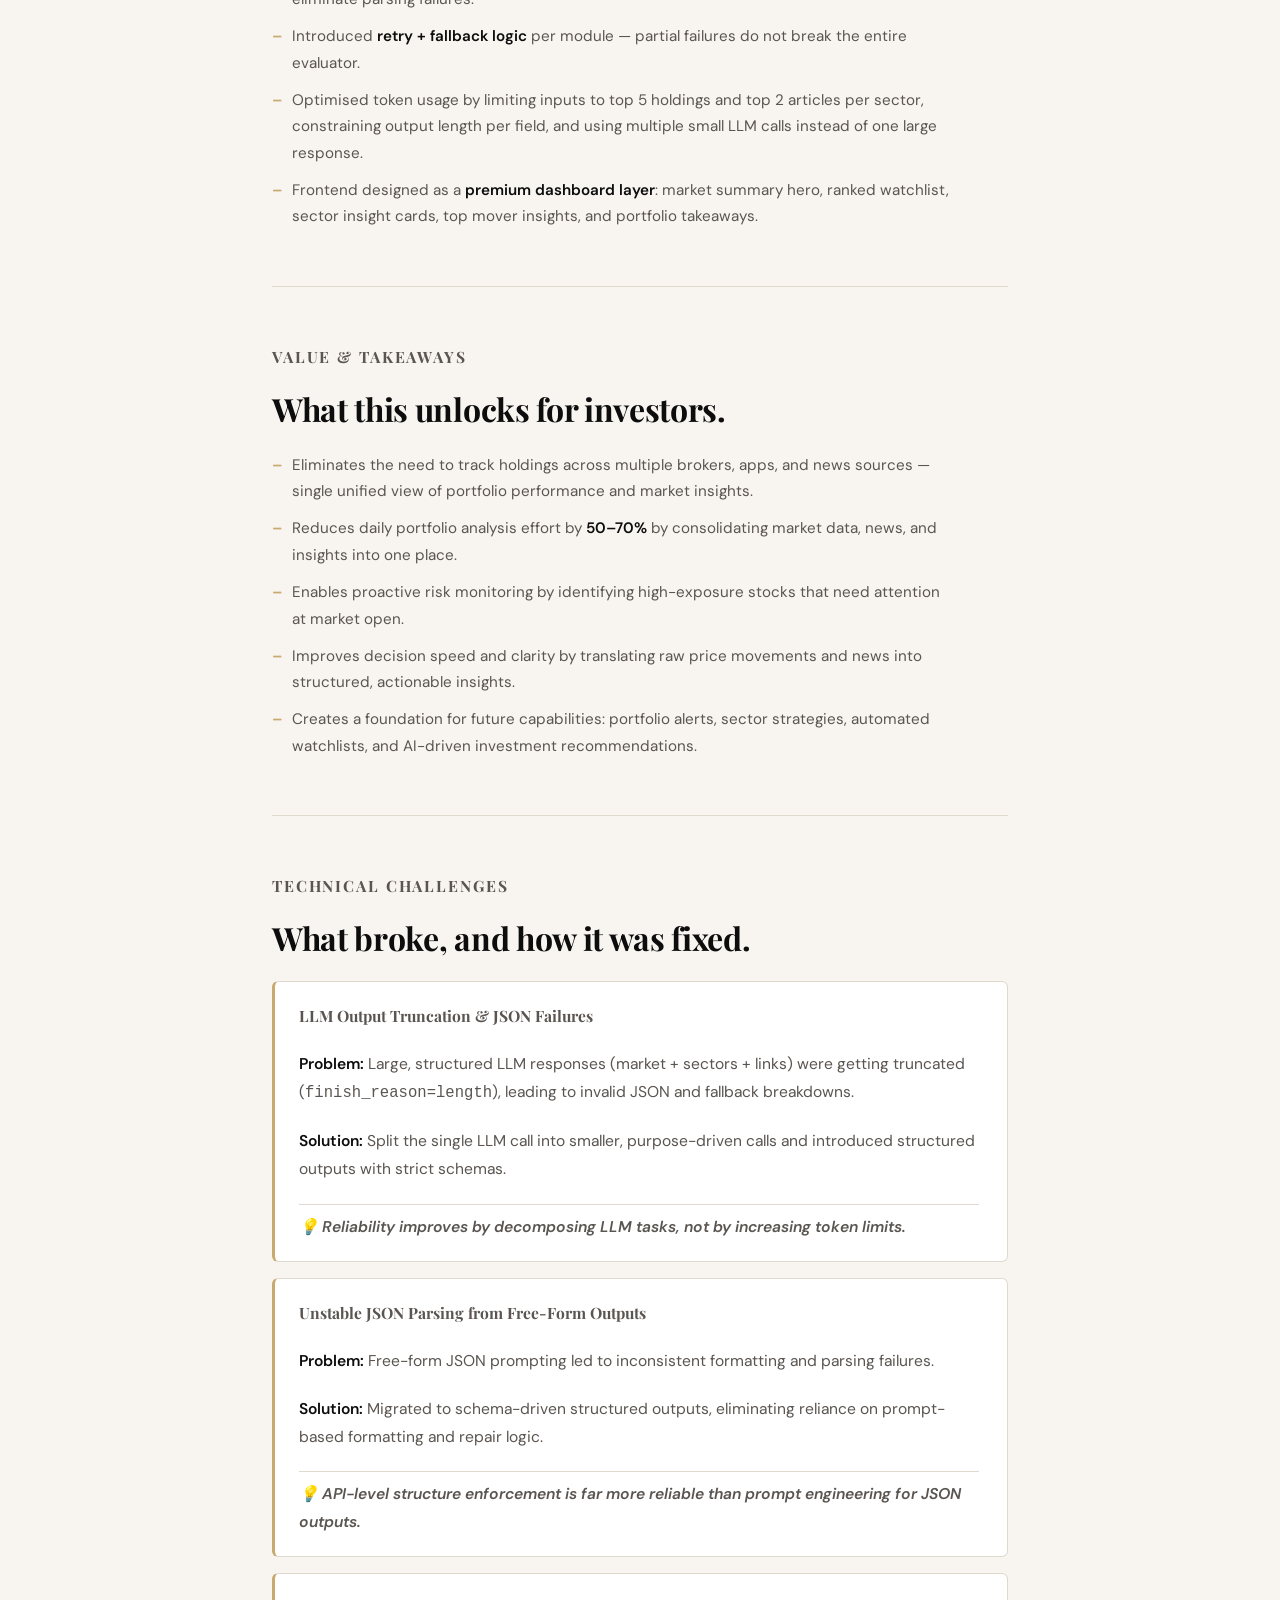
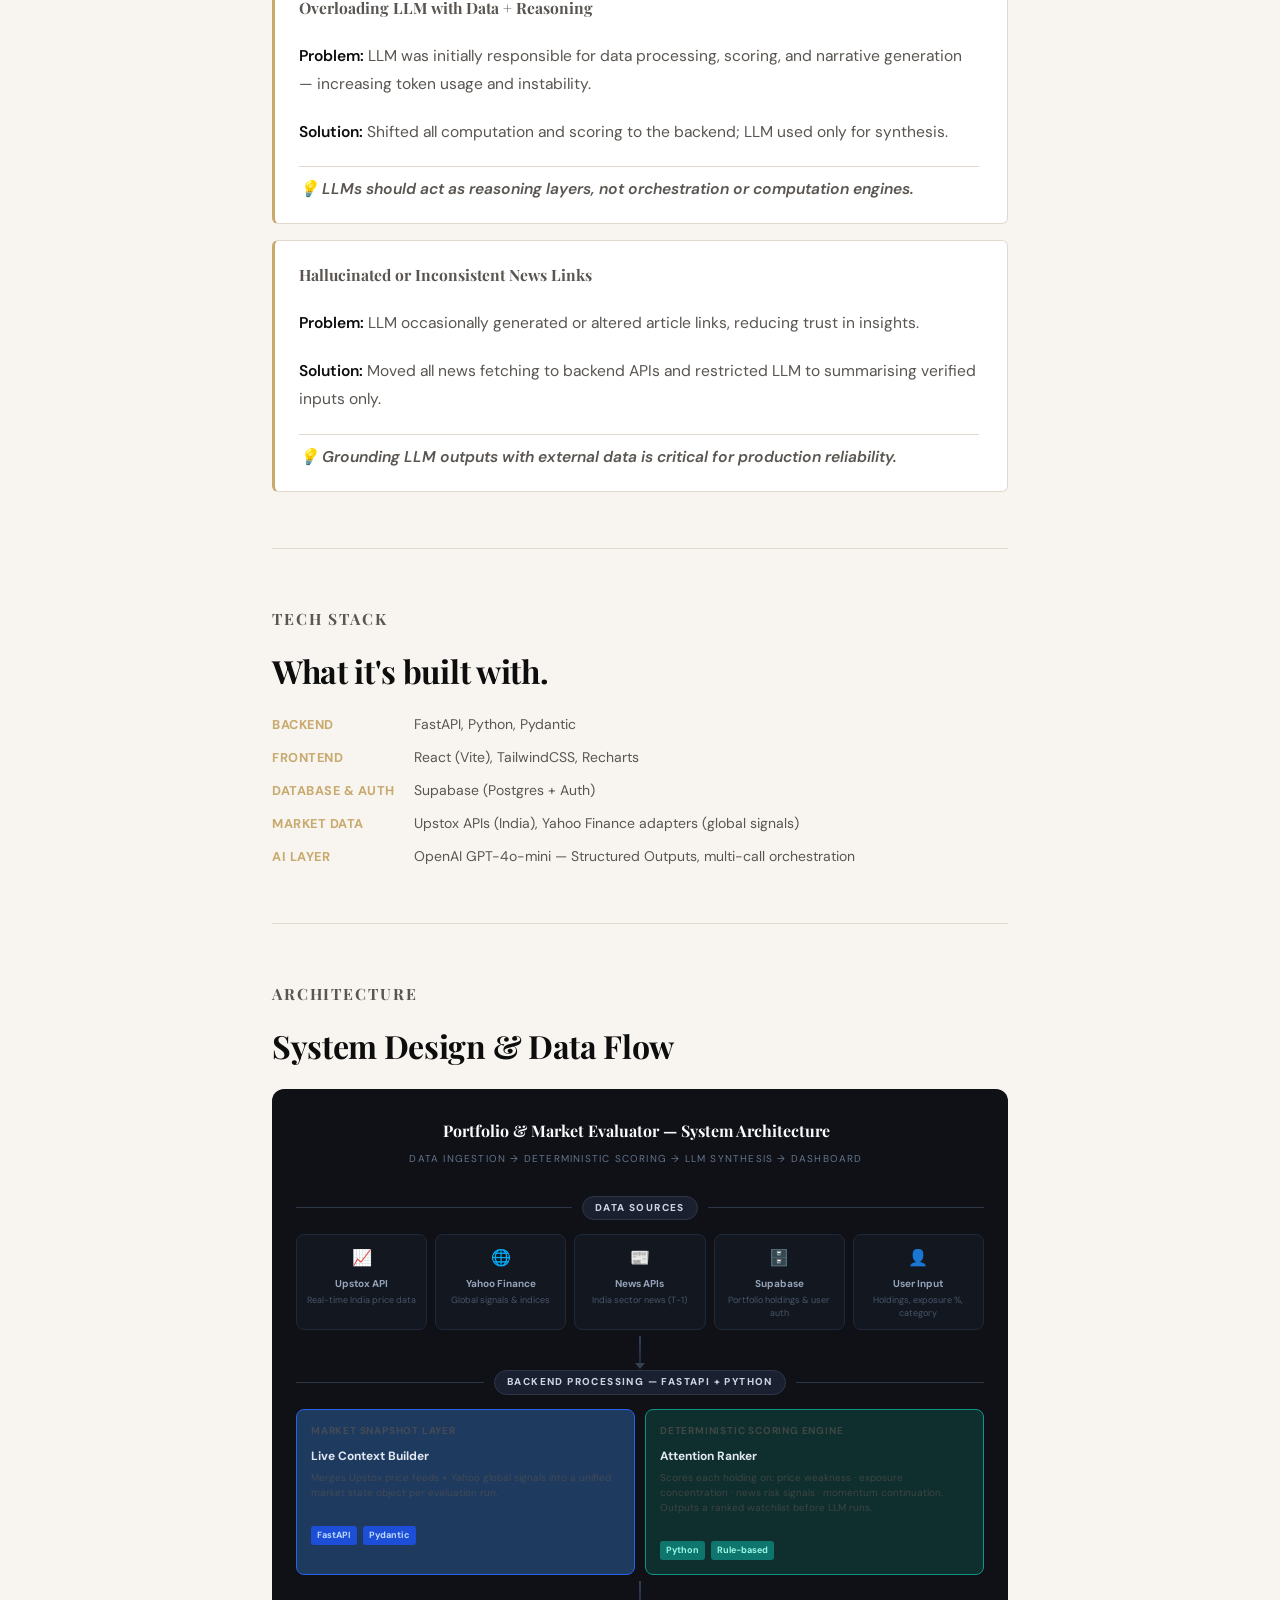
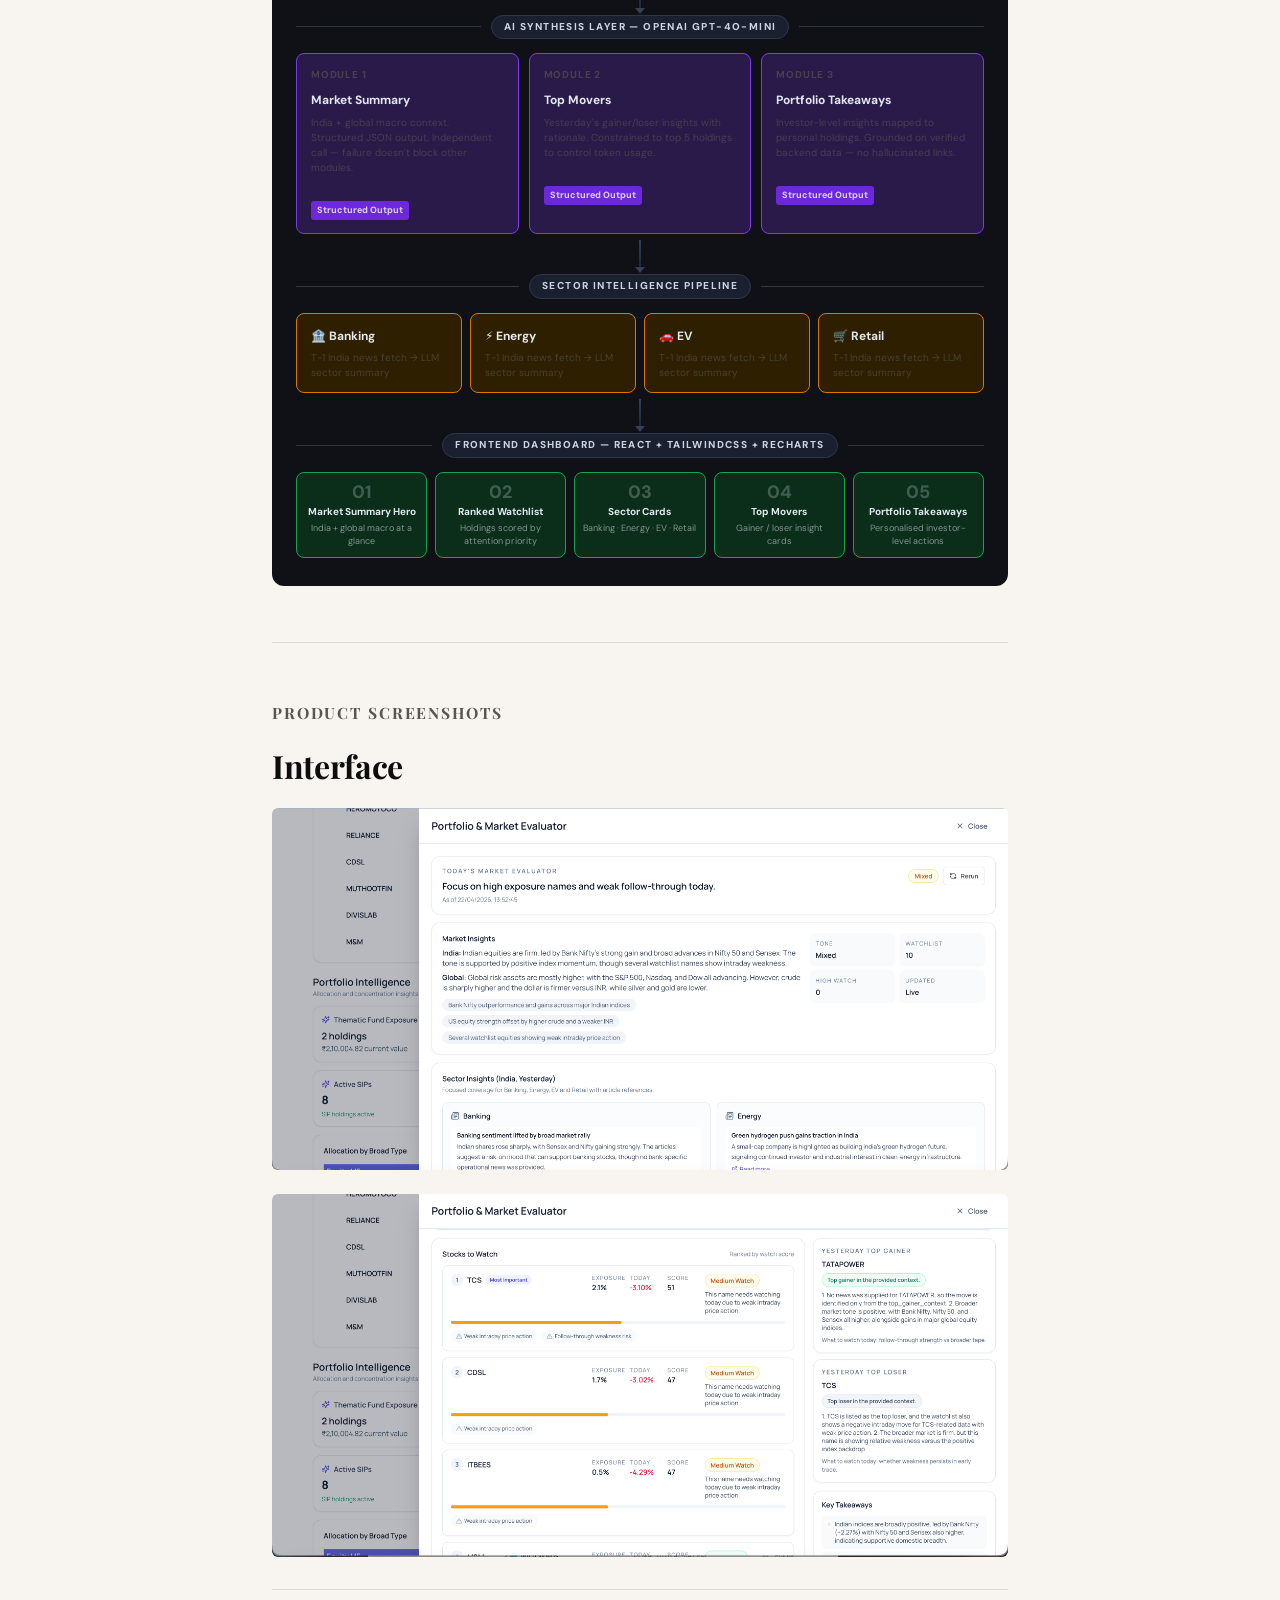
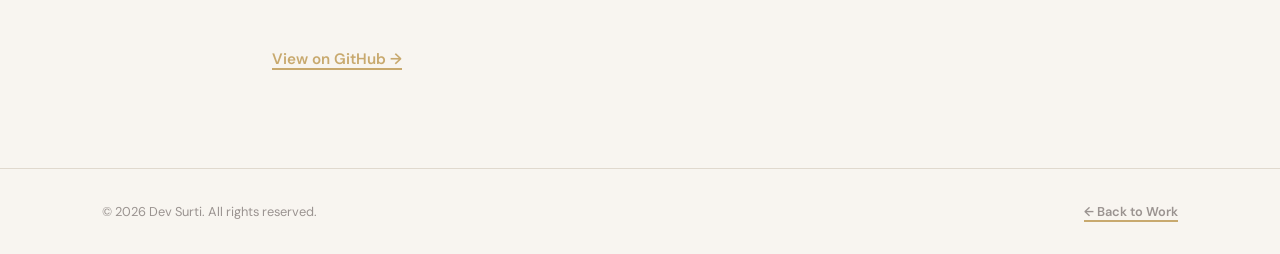
<file: project-stock-agent.html>
<!DOCTYPE html>
<html lang="en" data-theme="light">
<head>
  <meta charset="UTF-8" />
  <meta name="viewport" content="width=device-width, initial-scale=1.0" />
  <title>Portfolio Market Insights — Dev Surti</title>
  <meta name="description" content="An AI agent that translates your investment thesis into a screened, ranked shortlist of stocks — with per-stock rationale." />
  <link rel="stylesheet" href="style.css" />
  <link rel="icon" href="favicon.svg" type="image/svg+xml" />
  <style>
    /* ── Page-specific styles ── */
    .project-bullets {
      list-style: none;
      padding: 0;
      margin: 0 0 1rem 0;
      display: flex;
      flex-direction: column;
      gap: 0.65rem;
    }
    .project-bullets li {
      font-size: 0.95rem;
      color: var(--text-secondary);
      line-height: 1.75;
      padding-left: 1.25rem;
      position: relative;
      max-width: 680px;
    }
    .project-bullets li::before {
      content: '–';
      position: absolute;
      left: 0;
      color: var(--accent);
      font-weight: 700;
    }
    .project-bullets li strong {
      color: var(--text-primary);
      font-weight: 600;
    }

    /* Challenge cards */
    .challenge-cards {
      display: flex;
      flex-direction: column;
      gap: 1rem;
      margin-top: 0.5rem;
    }
    .challenge-card {
      border: 1px solid var(--border);
      border-radius: 6px;
      padding: 1.25rem 1.5rem;
      background: var(--card-bg);
      border-left: 3px solid var(--accent);
    }
    .challenge-title {
      font-family: 'Playfair Display', Georgia, serif;
      font-size: 1rem;
      font-weight: 700;
      margin-bottom: 0.5rem;
      color: var(--text-primary);
    }
    .challenge-row {
      font-size: 0.875rem;
      color: var(--text-secondary);
      line-height: 1.7;
      margin-bottom: 0.4rem;
    }
    .challenge-row strong {
      color: var(--text-primary);
      font-weight: 600;
    }
    .challenge-learning {
      font-size: 0.825rem;
      color: var(--accent);
      font-weight: 600;
      font-style: italic;
      margin-top: 0.5rem;
      padding-top: 0.5rem;
      border-top: 1px solid var(--border);
    }

    /* Tech stack */
    .tech-stack-grid {
      display: flex;
      flex-direction: column;
      gap: 0.65rem;
      margin-top: 0.5rem;
    }
    .tech-row {
      display: flex;
      align-items: baseline;
      gap: 0.75rem;
      flex-wrap: wrap;
      font-size: 0.875rem;
    }
    .tech-row-label {
      font-weight: 700;
      color: var(--text-primary);
      white-space: nowrap;
      min-width: 130px;
      font-size: 0.8rem;
      text-transform: uppercase;
      letter-spacing: 0.04em;
      color: var(--accent);
      flex-shrink: 0;
    }
    .tech-row-value {
      color: var(--text-secondary);
      line-height: 1.6;
    }

    /* ── Architecture Diagram ── */
    .arch-diagram {
      font-family: 'DM Sans', system-ui, sans-serif;
      background: #0f1117;
      color: #e2e8f0;
      padding: 28px 24px;
      border-radius: 12px;
      margin-top: 12px;
      overflow-x: auto;
    }
    .arch-diagram .arch-title {
      text-align: center;
      font-size: 16px;
      font-weight: 700;
      color: #f8fafc;
      margin-bottom: 4px;
      font-family: 'Playfair Display', Georgia, serif;
    }
    .arch-diagram .arch-subtitle {
      text-align: center;
      font-size: 10px;
      color: #64748b;
      margin-bottom: 28px;
      letter-spacing: 1.2px;
      text-transform: uppercase;
    }
    .arch-diagram .section-header-line {
      display: flex;
      align-items: center;
      gap: 10px;
      margin: 0 auto 14px;
    }
    .arch-diagram .section-header-line::before,
    .arch-diagram .section-header-line::after {
      content: '';
      flex: 1;
      height: 1px;
      background: #2d3748;
    }
    .arch-diagram .section-header-line span {
      font-size: 10px;
      font-weight: 800;
      text-transform: uppercase;
      letter-spacing: 1.4px;
      color: #cbd5e1;
      white-space: nowrap;
      padding: 3px 12px;
      background: #1a2030;
      border: 1px solid #2d3748;
      border-radius: 20px;
    }
    .arch-diagram .vert-connector {
      display: flex;
      justify-content: center;
      padding: 6px 0;
    }
    .arch-diagram .vert-line {
      width: 2px;
      height: 28px;
      background: linear-gradient(to bottom, #334155, #1e293b);
      position: relative;
    }
    .arch-diagram .vert-line::after {
      content: '';
      position: absolute;
      bottom: -5px;
      left: -4px;
      width: 0; height: 0;
      border-left: 5px solid transparent;
      border-right: 5px solid transparent;
      border-top: 6px solid #334155;
    }
    .arch-diagram .source-grid {
      display: grid;
      grid-template-columns: repeat(5, 1fr);
      gap: 8px;
      margin: 0 auto 0;
    }
    .arch-diagram .source-box {
      border-radius: 8px;
      padding: 10px 8px;
      text-align: center;
      border: 1px solid #1e293b;
      background: #131820;
    }
    .arch-diagram .source-icon { font-size: 16px; margin-bottom: 4px; }
    .arch-diagram .source-name { font-size: 10px; font-weight: 700; color: #94a3b8; }
    .arch-diagram .source-detail { font-size: 9px; color: #475569; margin-top: 2px; line-height: 1.4; }
    .arch-diagram .full-row-2 {
      display: grid;
      grid-template-columns: repeat(2, 1fr);
      gap: 10px;
      margin: 0 auto;
    }
    .arch-diagram .full-row-3 {
      display: grid;
      grid-template-columns: repeat(3, 1fr);
      gap: 10px;
      margin: 0 auto;
    }
    .arch-diagram .full-row-4 {
      display: grid;
      grid-template-columns: repeat(4, 1fr);
      gap: 8px;
      margin: 0 auto;
    }
    .arch-diagram .output-grid {
      display: grid;
      grid-template-columns: repeat(5, 1fr);
      gap: 8px;
      margin: 0 auto;
    }
    .arch-diagram .box {
      border-radius: 8px;
      padding: 12px 14px;
    }
    .arch-diagram .box-title {
      font-size: 10px;
      font-weight: 700;
      text-transform: uppercase;
      letter-spacing: 0.8px;
      margin-bottom: 6px;
      opacity: 0.65;
    }
    .arch-diagram .box-label {
      font-size: 12px;
      font-weight: 700;
      margin-bottom: 3px;
      color: #e2e8f0;
    }
    .arch-diagram .box-desc {
      font-size: 10px;
      opacity: 0.6;
      line-height: 1.5;
    }
    .arch-diagram .output-box {
      border-radius: 8px;
      padding: 10px 8px;
      text-align: center;
    }
    .arch-diagram .output-num  { font-size: 18px; font-weight: 800; opacity: 0.25; line-height: 1; }
    .arch-diagram .output-name { font-size: 10px; font-weight: 700; margin: 3px 0 2px; }
    .arch-diagram .output-desc { font-size: 9px; opacity: 0.55; line-height: 1.4; }
    .arch-diagram .theme-blue   { background: #1e3a5f; border: 1px solid #2563eb; }
    .arch-diagram .theme-teal   { background: #0f2e2e; border: 1px solid #0d9488; }
    .arch-diagram .theme-purple { background: #2a1a4a; border: 1px solid #7c3aed; }
    .arch-diagram .theme-amber  { background: #2d1f00; border: 1px solid #d97706; }
    .arch-diagram .theme-rose   { background: #2d0f1a; border: 1px solid #e11d48; }
    .arch-diagram .theme-green  { background: #0a2e1a; border: 1px solid #16a34a; }
    .arch-diagram .theme-indigo { background: #1a1f3a; border: 1px solid #4f46e5; }
    .arch-diagram .theme-gray   { background: #1a1f2e; border: 1px solid #334155; }
    .arch-diagram .atag {
      display: inline-block;
      font-size: 9px;
      padding: 2px 6px;
      border-radius: 3px;
      margin: 2px 2px 0 0;
      font-weight: 700;
    }
    .arch-diagram .atag-blue   { background: #1d4ed8; color: #bfdbfe; }
    .arch-diagram .atag-teal   { background: #0f766e; color: #99f6e4; }
    .arch-diagram .atag-purple { background: #6d28d9; color: #ddd6fe; }
    .arch-diagram .atag-amber  { background: #b45309; color: #fde68a; }
    .arch-diagram .atag-green  { background: #15803d; color: #bbf7d0; }
    .arch-diagram .atag-gray   { background: #334155; color: #cbd5e1; }
    @media (max-width: 640px) {
      .arch-diagram .source-grid  { grid-template-columns: repeat(3, 1fr); }
      .arch-diagram .full-row-3   { grid-template-columns: 1fr; }
      .arch-diagram .full-row-4   { grid-template-columns: repeat(2, 1fr); }
      .arch-diagram .output-grid  { grid-template-columns: repeat(2, 1fr); }
      .arch-diagram .full-row-2   { grid-template-columns: 1fr; }
    }
  </style>
</head>
<body>

  <!-- NAV -->
  <nav class="site-nav" id="site-nav">
    <div class="nav-inner">
      <a href="index.html" class="nav-logo">Dev <span>Surti</span></a>
      <ul class="nav-links" role="list">
        <li><a href="index.html">Home</a></li>
        <li><a href="index.html#work">Work</a></li>
        <li><a href="experience.html">Professional Experience</a></li>
        <li><a href="index.html#contact">Contact</a></li>
      </ul>
      <div class="nav-right">
        <button class="theme-toggle" id="theme-toggle" aria-label="Toggle theme">
          <span class="icon" id="theme-icon">☽</span>
          <span id="theme-label">Dark</span>
        </button>
        <button class="nav-hamburger" id="nav-hamburger" aria-label="Open menu" aria-expanded="false">
          <span></span><span></span><span></span>
        </button>
      </div>
    </div>
    <div class="nav-mobile" id="nav-mobile" role="navigation">
      <a href="index.html">Home</a>
      <a href="index.html#work">Work</a>
      <a href="experience.html">Professional Experience</a>
      <a href="index.html#contact">Contact</a>
    </div>
  </nav>

  <!-- MAIN -->
  <main class="project-page">
    <div class="container--narrow">

      <a href="index.html#work" class="back-link fade-in">← Work</a>

      <!-- Hero -->
      <div class="project-hero fade-in fade-in-delay-1">
        <h1>Portfolio Market Insights</h1>
        <p class="project-teaser">Retail investors lack a consolidated, real-time view of portfolio risk — and a way to act on it every morning.</p>
        <div class="project-meta">
          <span class="tag">AI Agent</span>
          <span class="tag">Investing</span>
          <span class="tag">LLM</span>
        </div>
      </div>

      <!-- The Problem -->
      <div class="project-section fade-in">
        <p class="project-section-label">The Problem</p>
        <h2>Fragmented tools, fragmented decisions.</h2>
        <ul class="project-bullets">
          <li>Investors lack a real-time, consolidated view of portfolio risk and market context across their holdings. The pain aggravates when portfolios are spread across multiple brokers — as of 2025, there are 13.6 crore unique investors but over 240 million total trading/Demat accounts, meaning many investors hold more than one broker.</li>
          <li>Tracking daily movements, sector signals, and news requires switching between multiple tools, leading to fragmented insights and delayed decision-making.</li>
          <li>There is no simple way to translate raw market data, price movements, and news into actionable, portfolio-specific intelligence every morning.</li>
        </ul>
      </div>

      <!-- The Solution -->
      <div class="project-section fade-in">
        <p class="project-section-label">The Solution</p>
        <h2>Daily portfolio intelligence. In seconds.</h2>
        <p>
          Built a Portfolio &amp; Market Evaluator Assistant that generates daily, portfolio-specific
          market intelligence in seconds. It combines live market data, news signals, and portfolio
          exposure to identify stocks that need attention — designed as a modular AI + backend system
          where deterministic scoring identifies stocks needing attention before the LLM even runs.
        </p>

        <ul class="project-bullets" style="margin-top:1.25rem;">
          <li>App's backend service consumes portfolio holdings (name, category, exposure %) and market context. Real-time price data is fetched using <strong>Upstox APIs</strong> and global signals via <strong>Yahoo Finance</strong> adapters, building a live market snapshot layer.</li>
          <li>A <strong>deterministic scoring system</strong> ranks portfolio holdings based on: price weakness (gap down, intraday move), exposure concentration, news risk signals, and momentum continuation.</li>
          <li>Separated synthesis into <strong>three independent LLM modules</strong> (multiple smaller calls to prevent mid-response truncation): Market Summary (India + global context), Top Movers (yesterday's gainer/loser insights), and Portfolio Takeaways (key investor-level insights).</li>
          <li>A <strong>sector intelligence pipeline</strong> for Banking, Energy, EV, and Retail: backend fetches yesterday-only India-specific news per sector; LLM generates structured sector insights from the verified input.</li>
          <li>Implemented <strong>Structured Outputs (JSON schema)</strong> to enforce response consistency and eliminate parsing failures.</li>
          <li>Introduced <strong>retry + fallback logic</strong> per module — partial failures do not break the entire evaluator.</li>
          <li>Optimised token usage by limiting inputs to top 5 holdings and top 2 articles per sector, constraining output length per field, and using multiple small LLM calls instead of one large response.</li>
          <li>Frontend designed as a <strong>premium dashboard layer</strong>: market summary hero, ranked watchlist, sector insight cards, top mover insights, and portfolio takeaways.</li>
        </ul>
      </div>

      <!-- Value & Takeaways -->
      <div class="project-section fade-in">
        <p class="project-section-label">Value &amp; Takeaways</p>
        <h2>What this unlocks for investors.</h2>
        <ul class="project-bullets">
          <li>Eliminates the need to track holdings across multiple brokers, apps, and news sources — single unified view of portfolio performance and market insights.</li>
          <li>Reduces daily portfolio analysis effort by <strong>50–70%</strong> by consolidating market data, news, and insights into one place.</li>
          <li>Enables proactive risk monitoring by identifying high-exposure stocks that need attention at market open.</li>
          <li>Improves decision speed and clarity by translating raw price movements and news into structured, actionable insights.</li>
          <li>Creates a foundation for future capabilities: portfolio alerts, sector strategies, automated watchlists, and AI-driven investment recommendations.</li>
        </ul>
      </div>

      <!-- Technical Challenges -->
      <div class="project-section fade-in">
        <p class="project-section-label">Technical Challenges</p>
        <h2>What broke, and how it was fixed.</h2>
        <div class="challenge-cards">

          <div class="challenge-card">
            <p class="challenge-title">LLM Output Truncation &amp; JSON Failures</p>
            <p class="challenge-row"><strong>Problem:</strong> Large, structured LLM responses (market + sectors + links) were getting truncated (<code>finish_reason=length</code>), leading to invalid JSON and fallback breakdowns.</p>
            <p class="challenge-row"><strong>Solution:</strong> Split the single LLM call into smaller, purpose-driven calls and introduced structured outputs with strict schemas.</p>
            <p class="challenge-learning">💡 Reliability improves by decomposing LLM tasks, not by increasing token limits.</p>
          </div>

          <div class="challenge-card">
            <p class="challenge-title">Unstable JSON Parsing from Free-Form Outputs</p>
            <p class="challenge-row"><strong>Problem:</strong> Free-form JSON prompting led to inconsistent formatting and parsing failures.</p>
            <p class="challenge-row"><strong>Solution:</strong> Migrated to schema-driven structured outputs, eliminating reliance on prompt-based formatting and repair logic.</p>
            <p class="challenge-learning">💡 API-level structure enforcement is far more reliable than prompt engineering for JSON outputs.</p>
          </div>

          <div class="challenge-card">
            <p class="challenge-title">Overloading LLM with Data + Reasoning</p>
            <p class="challenge-row"><strong>Problem:</strong> LLM was initially responsible for data processing, scoring, and narrative generation — increasing token usage and instability.</p>
            <p class="challenge-row"><strong>Solution:</strong> Shifted all computation and scoring to the backend; LLM used only for synthesis.</p>
            <p class="challenge-learning">💡 LLMs should act as reasoning layers, not orchestration or computation engines.</p>
          </div>

          <div class="challenge-card">
            <p class="challenge-title">Hallucinated or Inconsistent News Links</p>
            <p class="challenge-row"><strong>Problem:</strong> LLM occasionally generated or altered article links, reducing trust in insights.</p>
            <p class="challenge-row"><strong>Solution:</strong> Moved all news fetching to backend APIs and restricted LLM to summarising verified inputs only.</p>
            <p class="challenge-learning">💡 Grounding LLM outputs with external data is critical for production reliability.</p>
          </div>

        </div>
      </div>

      <!-- Tech Stack -->
      <div class="project-section fade-in">
        <p class="project-section-label">Tech Stack</p>
        <h2>What it's built with.</h2>
        <div class="tech-stack-grid">
          <div class="tech-row">
            <span class="tech-row-label">Backend</span>
            <span class="tech-row-value">FastAPI, Python, Pydantic</span>
          </div>
          <div class="tech-row">
            <span class="tech-row-label">Frontend</span>
            <span class="tech-row-value">React (Vite), TailwindCSS, Recharts</span>
          </div>
          <div class="tech-row">
            <span class="tech-row-label">Database &amp; Auth</span>
            <span class="tech-row-value">Supabase (Postgres + Auth)</span>
          </div>
          <div class="tech-row">
            <span class="tech-row-label">Market Data</span>
            <span class="tech-row-value">Upstox APIs (India), Yahoo Finance adapters (global signals)</span>
          </div>
          <div class="tech-row">
            <span class="tech-row-label">AI Layer</span>
            <span class="tech-row-value">OpenAI GPT-4o-mini — Structured Outputs, multi-call orchestration</span>
          </div>
        </div>
      </div>

      <!-- Architecture -->
      <div class="project-section fade-in">
        <p class="project-section-label">Architecture</p>
        <h2>System Design &amp; Data Flow</h2>

        <div class="arch-diagram">
          <p class="arch-title">Portfolio &amp; Market Evaluator — System Architecture</p>
          <p class="arch-subtitle">Data ingestion → deterministic scoring → LLM synthesis → dashboard</p>

          <!-- Data Sources -->
          <div class="section-header-line"><span>Data Sources</span></div>
          <div class="source-grid">
            <div class="source-box">
              <div class="source-icon">📈</div>
              <div class="source-name">Upstox API</div>
              <div class="source-detail">Real-time India price data</div>
            </div>
            <div class="source-box">
              <div class="source-icon">🌐</div>
              <div class="source-name">Yahoo Finance</div>
              <div class="source-detail">Global signals &amp; indices</div>
            </div>
            <div class="source-box">
              <div class="source-icon">📰</div>
              <div class="source-name">News APIs</div>
              <div class="source-detail">India sector news (T-1)</div>
            </div>
            <div class="source-box">
              <div class="source-icon">🗄️</div>
              <div class="source-name">Supabase</div>
              <div class="source-detail">Portfolio holdings &amp; user auth</div>
            </div>
            <div class="source-box">
              <div class="source-icon">👤</div>
              <div class="source-name">User Input</div>
              <div class="source-detail">Holdings, exposure %, category</div>
            </div>
          </div>

          <div class="vert-connector"><div class="vert-line"></div></div>

          <!-- Backend -->
          <div class="section-header-line"><span>Backend Processing — FastAPI + Python</span></div>
          <div class="full-row-2">
            <div class="box theme-blue">
              <p class="box-title">Market Snapshot Layer</p>
              <p class="box-label">Live Context Builder</p>
              <p class="box-desc">Merges Upstox price feeds + Yahoo global signals into a unified market state object per evaluation run.</p>
              <span class="atag atag-blue">FastAPI</span>
              <span class="atag atag-blue">Pydantic</span>
            </div>
            <div class="box theme-teal">
              <p class="box-title">Deterministic Scoring Engine</p>
              <p class="box-label">Attention Ranker</p>
              <p class="box-desc">Scores each holding on: price weakness · exposure concentration · news risk signals · momentum continuation. Outputs a ranked watchlist before LLM runs.</p>
              <span class="atag atag-teal">Python</span>
              <span class="atag atag-teal">Rule-based</span>
            </div>
          </div>

          <div class="vert-connector"><div class="vert-line"></div></div>

          <!-- LLM Layer -->
          <div class="section-header-line"><span>AI Synthesis Layer — OpenAI GPT-4o-mini</span></div>
          <div class="full-row-3">
            <div class="box theme-purple">
              <p class="box-title">Module 1</p>
              <p class="box-label">Market Summary</p>
              <p class="box-desc">India + global macro context. Structured JSON output. Independent call — failure doesn't block other modules.</p>
              <span class="atag atag-purple">Structured Output</span>
            </div>
            <div class="box theme-purple">
              <p class="box-title">Module 2</p>
              <p class="box-label">Top Movers</p>
              <p class="box-desc">Yesterday's gainer/loser insights with rationale. Constrained to top 5 holdings to control token usage.</p>
              <span class="atag atag-purple">Structured Output</span>
            </div>
            <div class="box theme-purple">
              <p class="box-title">Module 3</p>
              <p class="box-label">Portfolio Takeaways</p>
              <p class="box-desc">Investor-level insights mapped to personal holdings. Grounded on verified backend data — no hallucinated links.</p>
              <span class="atag atag-purple">Structured Output</span>
            </div>
          </div>

          <div class="vert-connector"><div class="vert-line"></div></div>

          <!-- Sector Intelligence -->
          <div class="section-header-line"><span>Sector Intelligence Pipeline</span></div>
          <div class="full-row-4">
            <div class="box theme-amber">
              <p class="box-label">🏦 Banking</p>
              <p class="box-desc">T-1 India news fetch → LLM sector summary</p>
            </div>
            <div class="box theme-amber">
              <p class="box-label">⚡ Energy</p>
              <p class="box-desc">T-1 India news fetch → LLM sector summary</p>
            </div>
            <div class="box theme-amber">
              <p class="box-label">🚗 EV</p>
              <p class="box-desc">T-1 India news fetch → LLM sector summary</p>
            </div>
            <div class="box theme-amber">
              <p class="box-label">🛒 Retail</p>
              <p class="box-desc">T-1 India news fetch → LLM sector summary</p>
            </div>
          </div>

          <div class="vert-connector"><div class="vert-line"></div></div>

          <!-- Frontend Output -->
          <div class="section-header-line"><span>Frontend Dashboard — React + TailwindCSS + Recharts</span></div>
          <div class="output-grid">
            <div class="output-box theme-green">
              <div class="output-num">01</div>
              <div class="output-name">Market Summary Hero</div>
              <div class="output-desc">India + global macro at a glance</div>
            </div>
            <div class="output-box theme-green">
              <div class="output-num">02</div>
              <div class="output-name">Ranked Watchlist</div>
              <div class="output-desc">Holdings scored by attention priority</div>
            </div>
            <div class="output-box theme-green">
              <div class="output-num">03</div>
              <div class="output-name">Sector Cards</div>
              <div class="output-desc">Banking · Energy · EV · Retail</div>
            </div>
            <div class="output-box theme-green">
              <div class="output-num">04</div>
              <div class="output-name">Top Movers</div>
              <div class="output-desc">Gainer / loser insight cards</div>
            </div>
            <div class="output-box theme-green">
              <div class="output-num">05</div>
              <div class="output-name">Portfolio Takeaways</div>
              <div class="output-desc">Personalised investor-level actions</div>
            </div>
          </div>

        </div>
      </div>

      <!-- Screenshots -->
      <div class="project-section fade-in">
        <p class="project-section-label">Product Screenshots</p>
        <h2>Interface</h2>
        <div style="display:flex;flex-direction:column;gap:1.5rem;margin-top:1rem;">
          <img src="images/Portfolio_Market_evaluater_1.png" alt="Portfolio Market Insights — dashboard view" style="width:100%;border-radius:6px;display:block;" />
          <img src="images/Portfolio_Market_evaluater_2.png" alt="Portfolio Market Insights — insights view" style="width:100%;border-radius:6px;display:block;" />
        </div>
      </div>

      <!-- GitHub -->
      <div class="project-section github-cta fade-in">
        <a href="#" class="text-cta text-cta--accent">View on GitHub →</a>
      </div>

    </div>
  </main>

  <!-- FOOTER -->
  <footer class="site-footer">
    <div class="footer-inner">
      <p class="footer-copy">© 2026 Dev Surti. All rights reserved.</p>
      <a href="index.html#work" class="footer-copy text-cta" style="font-size:0.8rem;">← Back to Work</a>
    </div>
  </footer>

  <script>
    const root = document.documentElement;
    const toggleBtn = document.getElementById('theme-toggle');
    const themeIcon = document.getElementById('theme-icon');
    const themeLabel = document.getElementById('theme-label');

    function applyTheme(theme) {
      root.setAttribute('data-theme', theme);
      localStorage.setItem('theme', theme);
      if (theme === 'dark') {
        themeIcon.textContent = '☀';
        themeLabel.textContent = 'Light';
      } else {
        themeIcon.textContent = '☽';
        themeLabel.textContent = 'Dark';
      }
    }

    applyTheme(localStorage.getItem('theme') || 'light');
    toggleBtn.addEventListener('click', () => {
      applyTheme(root.getAttribute('data-theme') === 'dark' ? 'light' : 'dark');
    });

    const nav = document.getElementById('site-nav');
    window.addEventListener('scroll', () => {
      nav.classList.toggle('scrolled', window.scrollY > 20);
    }, { passive: true });

    const hamburger = document.getElementById('nav-hamburger');
    const mobileNav = document.getElementById('nav-mobile');
    hamburger.addEventListener('click', () => {
      const open = mobileNav.classList.toggle('open');
      hamburger.setAttribute('aria-expanded', open);
    });

    const fadeEls = document.querySelectorAll('.fade-in');
    const observer = new IntersectionObserver((entries) => {
      entries.forEach(entry => {
        if (entry.isIntersecting) {
          entry.target.classList.add('visible');
          observer.unobserve(entry.target);
        }
      });
    }, { threshold: 0.1 });
    fadeEls.forEach(el => observer.observe(el));
  </script>

</body>
</html>
</file>
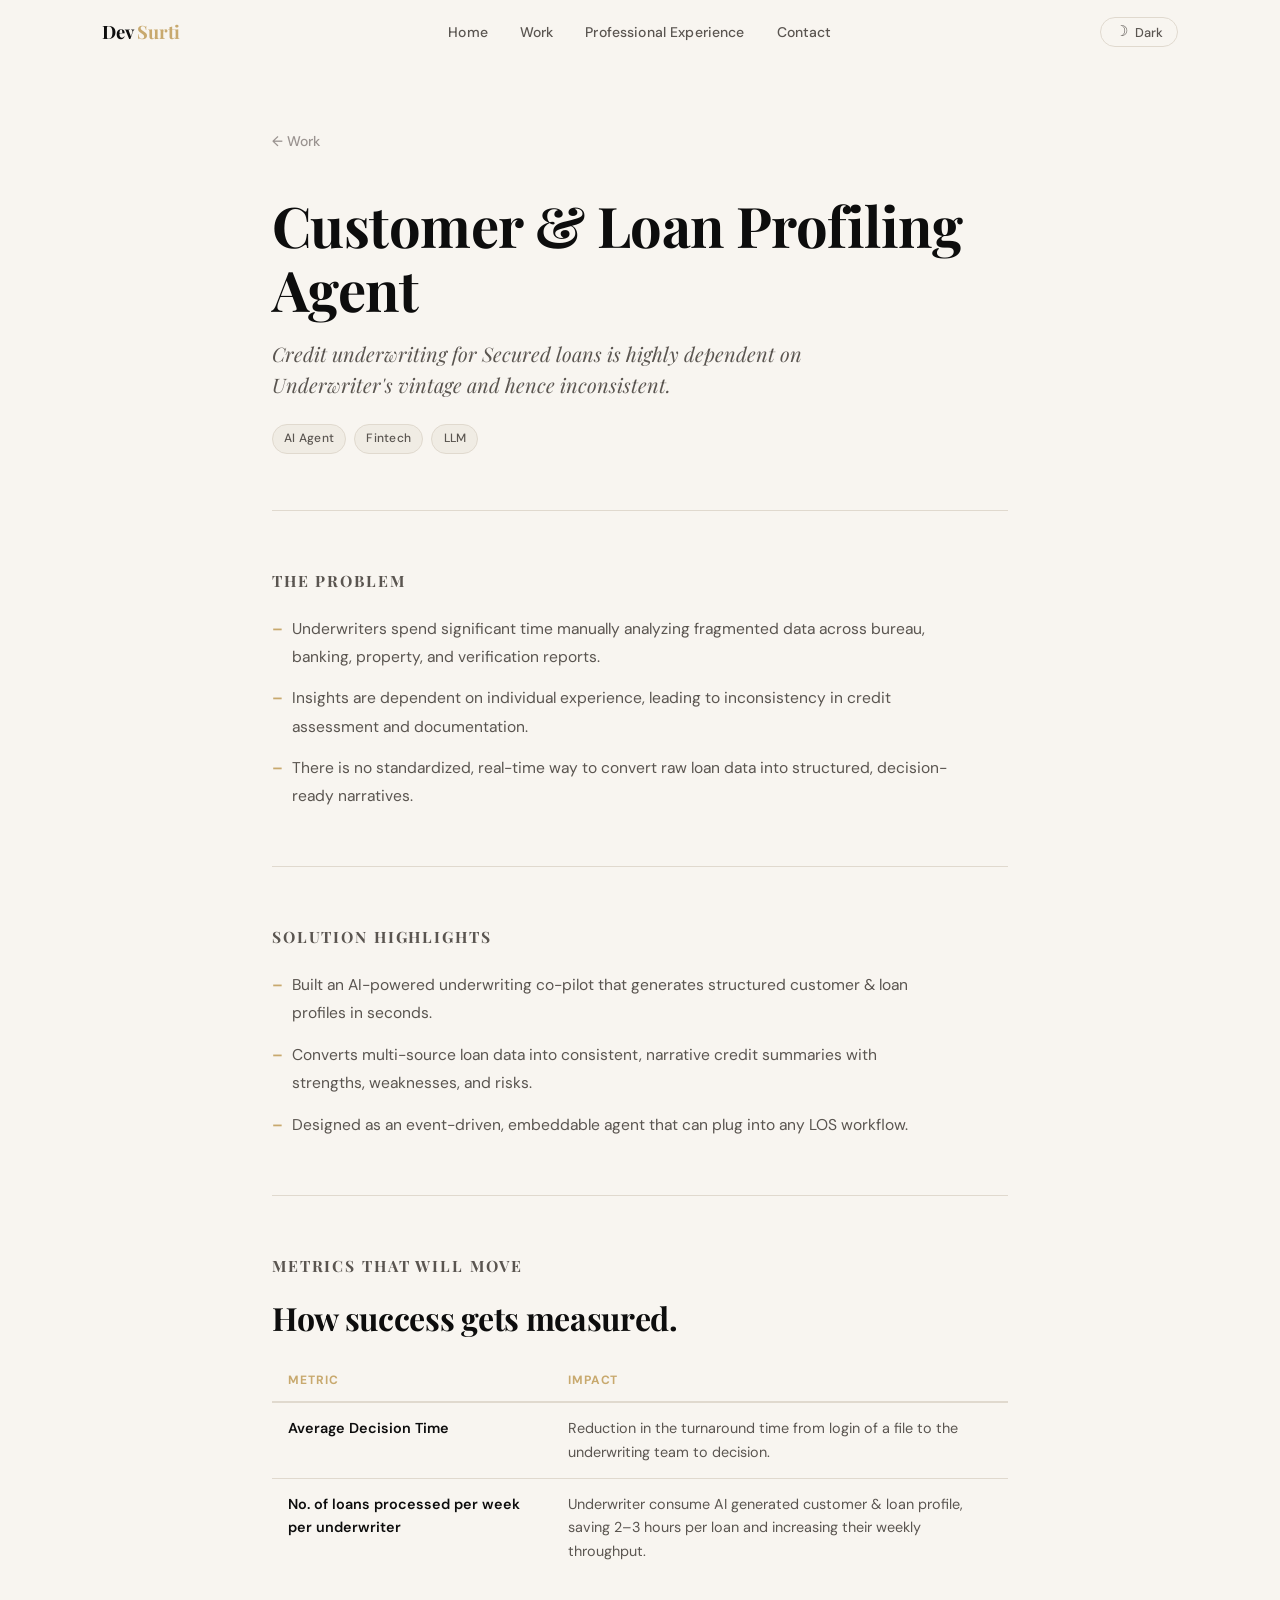
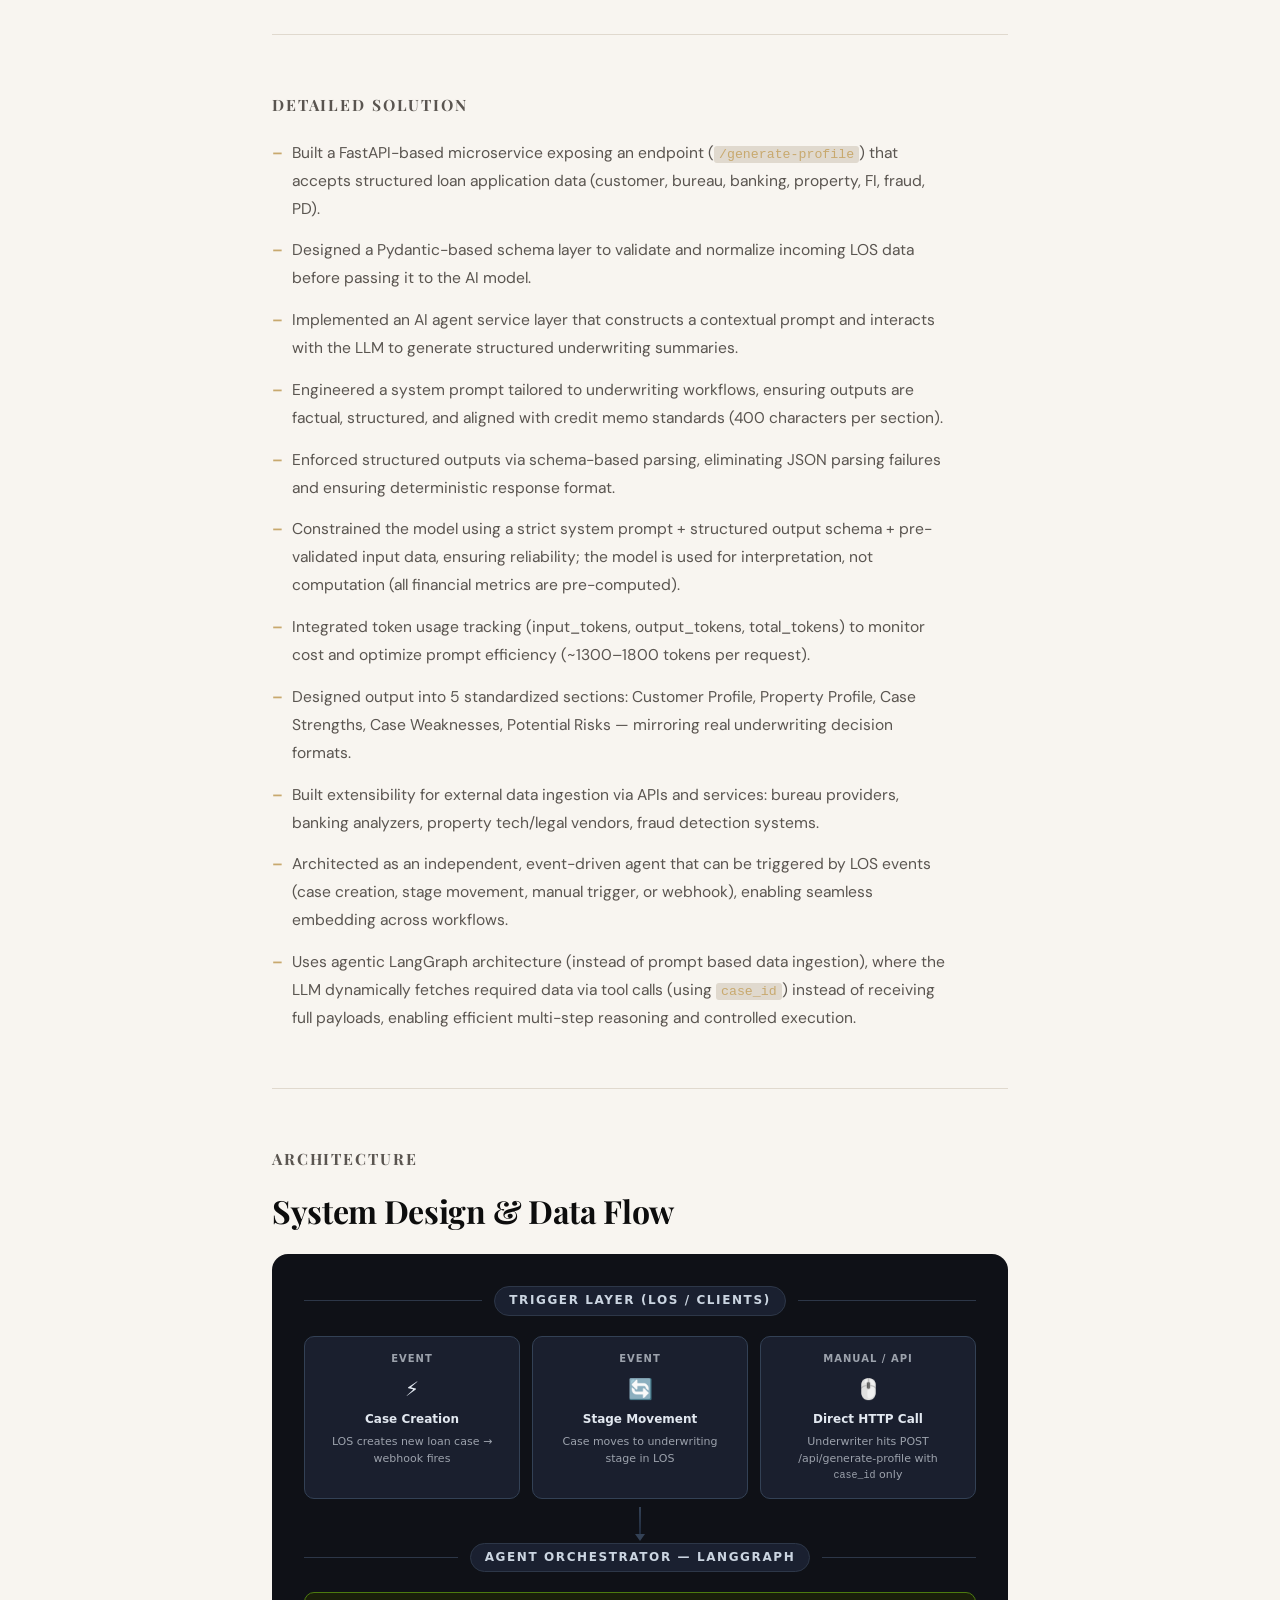
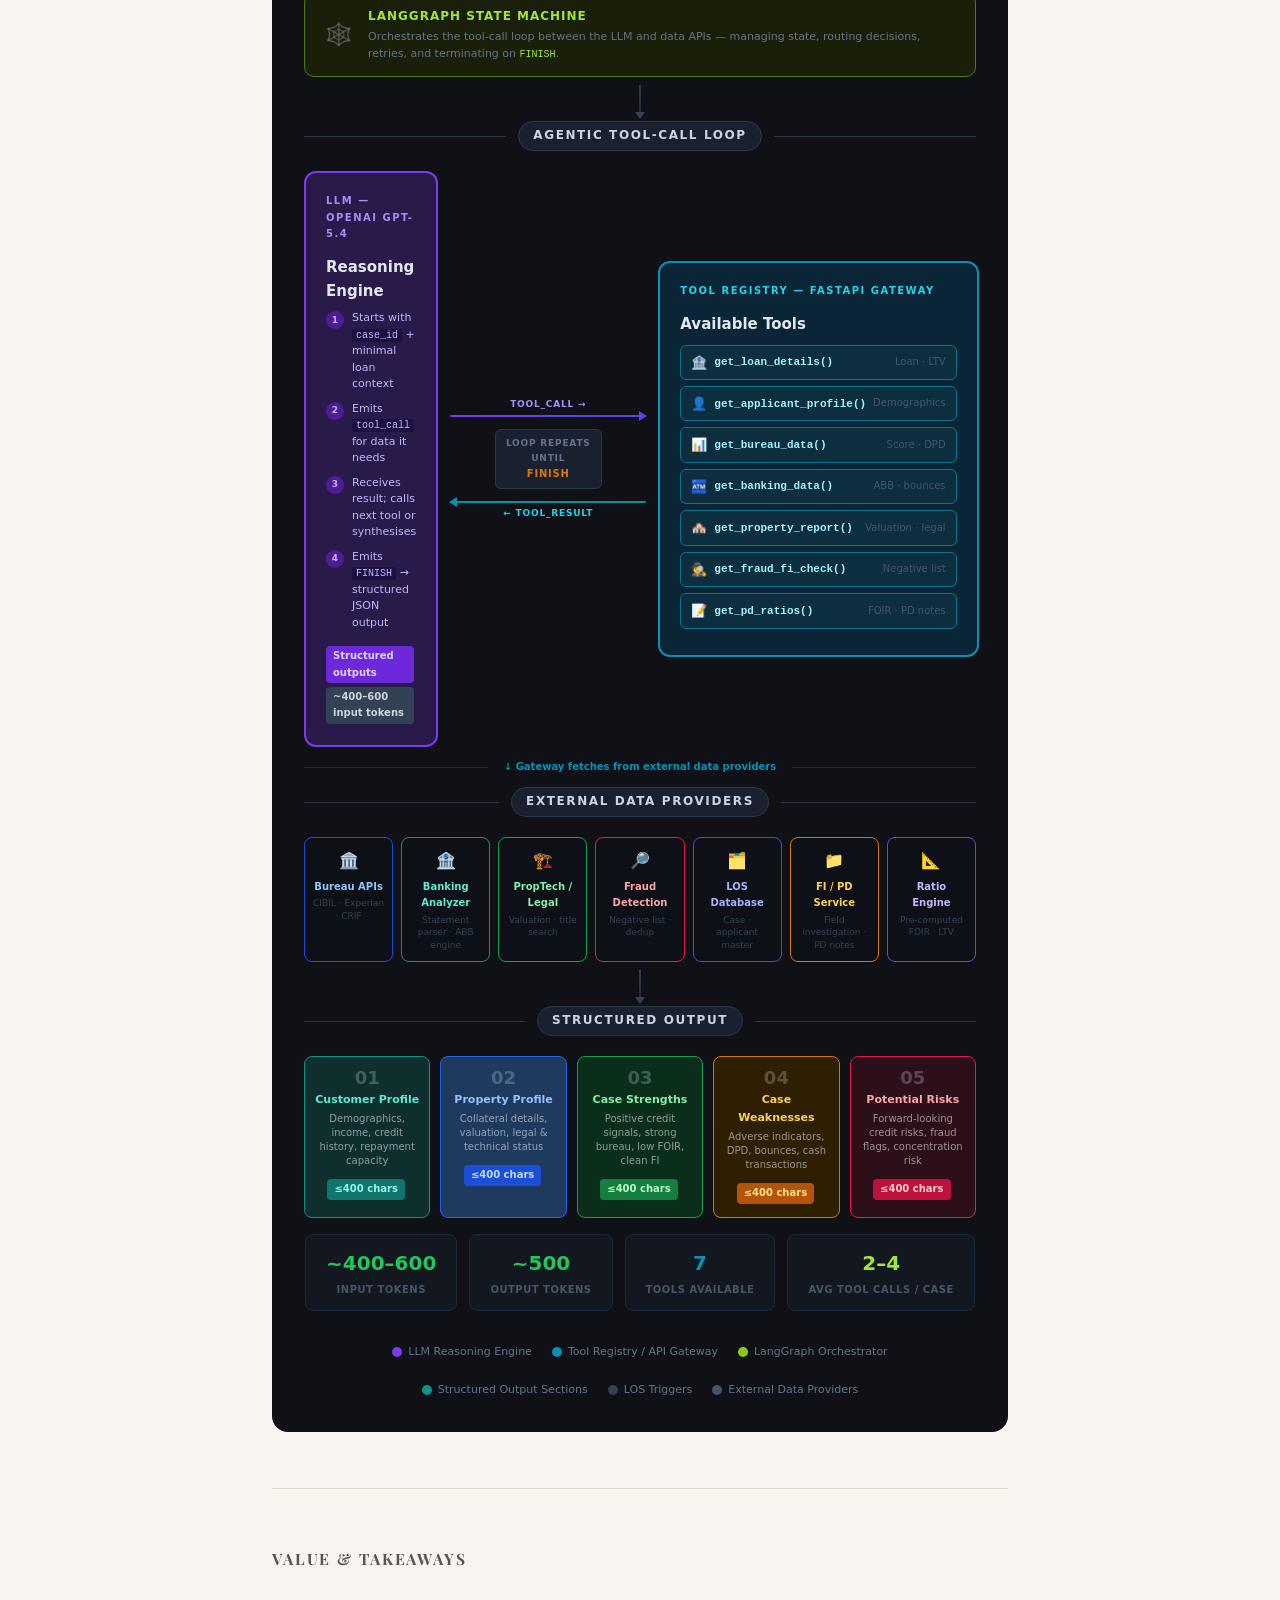
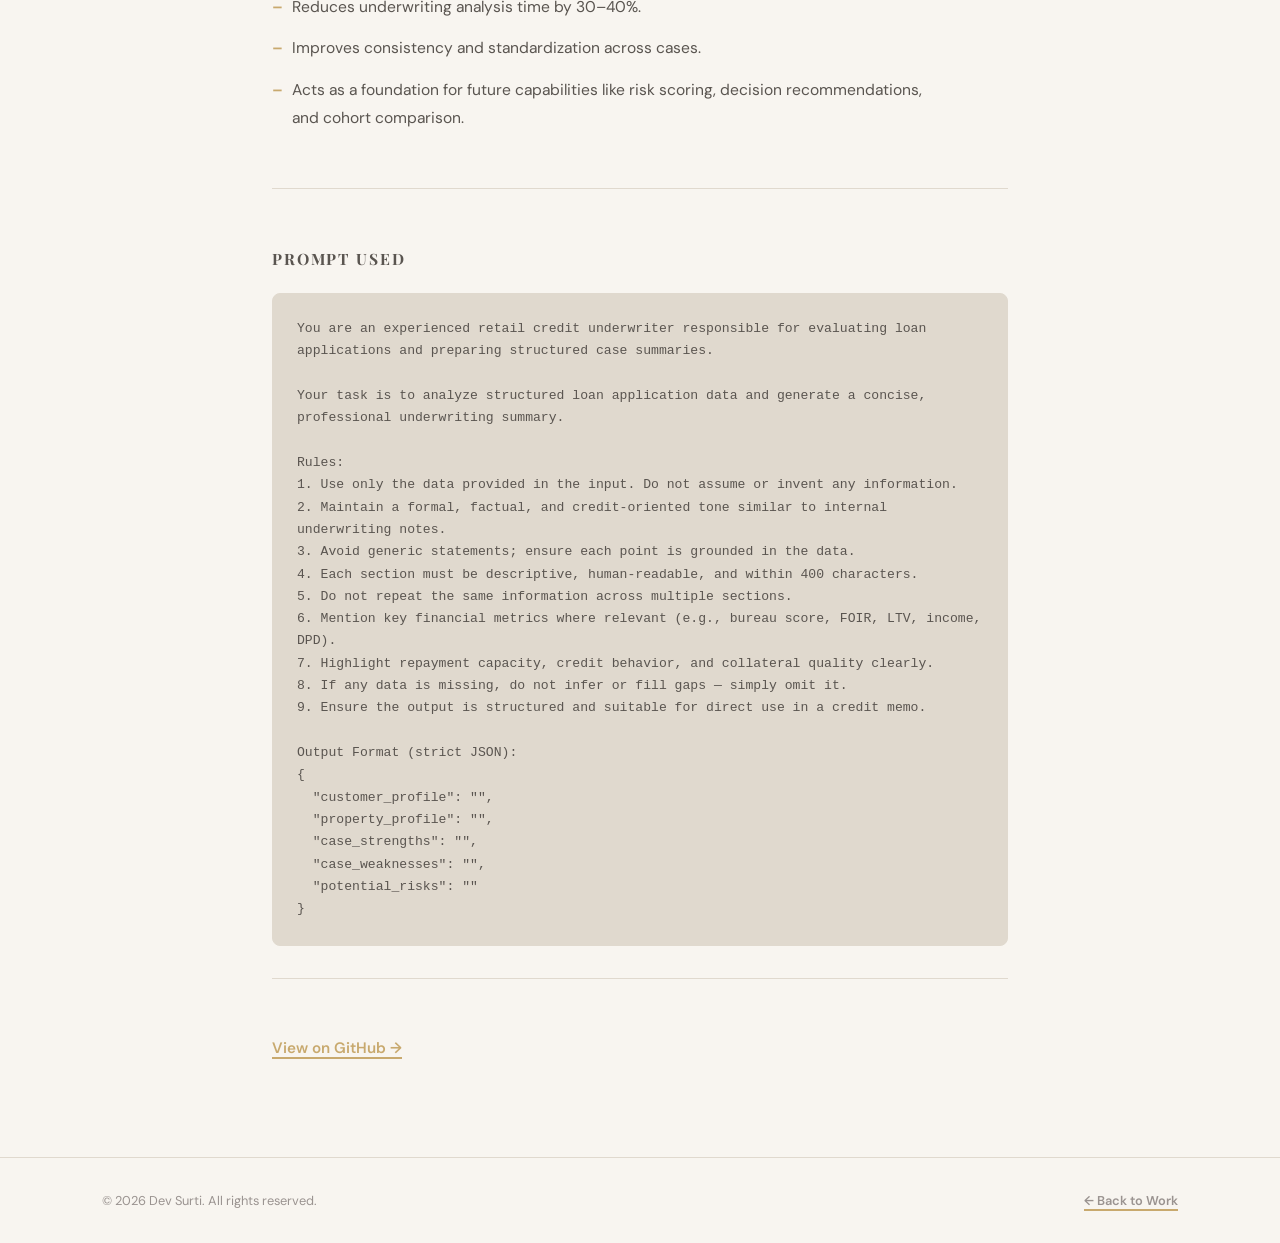
<file: project-underwriting-agent.html>
<!DOCTYPE html>
<html lang="en" data-theme="light">
<head>
  <meta charset="UTF-8" />
  <meta name="viewport" content="width=device-width, initial-scale=1.0" />
  <title>Underwriting Agent — Dev Surti</title>
  <meta name="description" content="An autonomous agent that produces standardised SME credit memos — cutting prep time from hours to minutes." />
  <link rel="stylesheet" href="style.css" />
  <link rel="icon" href="favicon.svg" type="image/svg+xml" />
  <style>
    /* ── Architecture Diagram — scoped to .arch-diagram ── */
    .arch-diagram {
      font-family: 'Segoe UI', system-ui, sans-serif;
      background: #0f1117;
      color: #e2e8f0;
      padding: 32px;
      border-radius: 16px;
      margin-top: 12px;
      overflow-x: auto;
    }

    /* ── Section headers ── */
    .arch-diagram .section-header-line {
      display: flex; align-items: center; gap: 12px;
      max-width: 1100px; margin: 0 auto 20px;
    }
    .arch-diagram .section-header-line::before,
    .arch-diagram .section-header-line::after {
      content: ''; flex: 1; height: 1px; background: #2d3748;
    }
    .arch-diagram .section-header-line span {
      font-size: 12px; font-weight: 800; text-transform: uppercase;
      letter-spacing: 1.6px; color: #cbd5e1; white-space: nowrap;
      padding: 4px 14px; background: #1a2030;
      border: 1px solid #2d3748; border-radius: 20px;
    }

    /* ── Boxes ── */
    .arch-diagram .box { border-radius: 10px; padding: 14px 16px; position: relative; }
    .arch-diagram .box-title { font-size: 10px; font-weight: 700; text-transform: uppercase; letter-spacing: 1px; margin-bottom: 6px; opacity: 0.65; }
    .arch-diagram .box-label { font-size: 13px; font-weight: 600; margin-bottom: 4px; color: #e2e8f0; }
    .arch-diagram .box-desc  { font-size: 11px; opacity: 0.65; line-height: 1.5; color: #e2e8f0; }

    /* ── Themes ── */
    .arch-diagram .theme-blue   { background: #1e3a5f; border: 1px solid #2563eb; }
    .arch-diagram .theme-teal   { background: #0f2e2e; border: 1px solid #0d9488; }
    .arch-diagram .theme-purple { background: #2a1a4a; border: 1px solid #7c3aed; }
    .arch-diagram .theme-amber  { background: #2d1f00; border: 1px solid #d97706; }
    .arch-diagram .theme-rose   { background: #2d0f1a; border: 1px solid #e11d48; }
    .arch-diagram .theme-gray   { background: #1a1f2e; border: 1px solid #334155; }
    .arch-diagram .theme-green  { background: #0a2e1a; border: 1px solid #16a34a; }
    .arch-diagram .theme-indigo { background: #1a1f3a; border: 1px solid #4f46e5; }
    .arch-diagram .theme-cyan   { background: #0a2535; border: 1px solid #0891b2; }

    /* ── Tags ── */
    .arch-diagram .atag { display: inline-block; font-size: 10px; padding: 2px 7px; border-radius: 4px; margin: 3px 2px 0 0; font-weight: 600; }
    .arch-diagram .atag-blue   { background: #1d4ed8; color: #bfdbfe; }
    .arch-diagram .atag-teal   { background: #0f766e; color: #99f6e4; }
    .arch-diagram .atag-purple { background: #6d28d9; color: #ddd6fe; }
    .arch-diagram .atag-amber  { background: #b45309; color: #fde68a; }
    .arch-diagram .atag-rose   { background: #be123c; color: #fecdd3; }
    .arch-diagram .atag-gray   { background: #334155; color: #cbd5e1; }
    .arch-diagram .atag-green  { background: #15803d; color: #bbf7d0; }
    .arch-diagram .atag-cyan   { background: #0e7490; color: #a5f3fc; }

    /* ── Grid rows ── */
    .arch-diagram .row-3 { max-width:1100px; margin:0 auto; display:grid; grid-template-columns:repeat(3,1fr); gap:12px; width:100%; }
    .arch-diagram .row-5 { max-width:1100px; margin:0 auto; display:grid; grid-template-columns:repeat(5,1fr); gap:10px; width:100%; }
    .arch-diagram .row-7 { max-width:1100px; margin:0 auto; display:grid; grid-template-columns:repeat(7,1fr); gap:8px; width:100%; }

    /* ── Vertical connector ── */
    .arch-diagram .vert-connector { width:100%; display:flex; justify-content:center; padding:8px 0; }
    .arch-diagram .vert-line { width:2px; height:32px; background:linear-gradient(to bottom,#334155,#1e293b); position:relative; }
    .arch-diagram .vert-line::after {
      content:''; position:absolute; bottom:-6px; left:-4px;
      width:0; height:0;
      border-left:5px solid transparent; border-right:5px solid transparent; border-top:7px solid #334155;
    }

    /* ── LangGraph banner ── */
    .arch-diagram .langgraph-banner {
      max-width:1100px; margin:0 auto; width:100%;
      background:#1a1f0a; border:1px solid #4d7c0f;
      border-radius:10px; padding:14px 20px;
      display:flex; align-items:center; gap:16px;
    }
    .arch-diagram .lg-icon  { font-size:22px; flex-shrink:0; }
    .arch-diagram .lg-body  { flex:1; }
    .arch-diagram .lg-title { font-size:12px; font-weight:800; color:#a3e635; text-transform:uppercase; letter-spacing:1px; }
    .arch-diagram .lg-desc  { font-size:11px; color:#64748b; line-height:1.5; margin-top:2px; }
    .arch-diagram .lg-tags  { display:flex; flex-wrap:wrap; gap:6px; margin-top:8px; }
    .arch-diagram .lg-tag   { font-size:10px; font-weight:700; padding:2px 8px; border-radius:4px; background:#1f3008; color:#a3e635; border:1px solid #4d7c0f; }

    /* ── Tool-call loop ── */
    .arch-diagram .tool-loop-wrapper {
      max-width:1100px; margin:0 auto; width:100%;
      display:grid; grid-template-columns:1fr 220px 1fr; gap:0; align-items:center;
    }
    .arch-diagram .llm-panel {
      background:#2a1a4a; border:2px solid #7c3aed; border-radius:12px; padding:20px;
    }
    .arch-diagram .llm-panel .panel-title { font-size:10px; font-weight:800; text-transform:uppercase; letter-spacing:1.5px; color:#a78bfa; margin-bottom:12px; }
    .arch-diagram .llm-panel .panel-label { font-size:15px; font-weight:700; color:#e2e8f0; margin-bottom:6px; }
    .arch-diagram .llm-panel .panel-desc  { font-size:11px; color:#94a3b8; line-height:1.6; margin-bottom:12px; }
    .arch-diagram .step-pill  { display:flex; align-items:flex-start; gap:8px; margin-bottom:8px; }
    .arch-diagram .step-num   { flex-shrink:0; width:18px; height:18px; border-radius:50%; background:#4c1d95; color:#c4b5fd; font-size:9px; font-weight:800; display:flex; align-items:center; justify-content:center; margin-top:1px; }
    .arch-diagram .step-text  { font-size:11px; color:#c4b5fd; line-height:1.5; }
    .arch-diagram .loop-arrows { display:flex; flex-direction:column; align-items:center; gap:8px; padding:0 12px; }
    .arch-diagram .arrow-band  { width:100%; display:flex; flex-direction:column; align-items:center; gap:3px; }
    .arch-diagram .arrow-label-small { font-size:9px; font-weight:700; text-transform:uppercase; letter-spacing:0.8px; text-align:center; }
    .arch-diagram .arrow-line-fwd { width:100%; height:2px; background:linear-gradient(to right,#7c3aed,#4f46e5); border-radius:1px; position:relative; }
    .arch-diagram .arrow-line-fwd::after { content:''; position:absolute; right:-1px; top:-4px; width:0; height:0; border-top:5px solid transparent; border-bottom:5px solid transparent; border-left:8px solid #4f46e5; }
    .arch-diagram .arrow-line-back { width:100%; height:2px; background:linear-gradient(to left,#0d9488,#0891b2); border-radius:1px; position:relative; }
    .arch-diagram .arrow-line-back::after { content:''; position:absolute; left:-1px; top:-4px; width:0; height:0; border-top:5px solid transparent; border-bottom:5px solid transparent; border-right:8px solid #0891b2; }
    .arch-diagram .loop-badge { background:#1a2030; border:1px solid #2d3748; border-radius:6px; padding:6px 10px; text-align:center; font-size:9px; font-weight:700; color:#64748b; text-transform:uppercase; letter-spacing:0.8px; margin:4px 0; }
    .arch-diagram .loop-badge span { display:block; color:#d97706; font-size:10px; }
    .arch-diagram .tool-panel { background:#0a2535; border:2px solid #0891b2; border-radius:12px; padding:20px; }
    .arch-diagram .tool-panel .panel-title { font-size:10px; font-weight:800; text-transform:uppercase; letter-spacing:1.5px; color:#22d3ee; margin-bottom:12px; }
    .arch-diagram .tool-panel .panel-label { font-size:15px; font-weight:700; color:#e2e8f0; margin-bottom:8px; }
    .arch-diagram .tool-pill { display:flex; align-items:center; gap:7px; background:#0c2e3f; border:1px solid #0e7490; border-radius:6px; padding:6px 10px; margin-bottom:6px; }
    .arch-diagram .tool-pill-icon { font-size:13px; flex-shrink:0; }
    .arch-diagram .tool-pill-name { font-size:11px; font-weight:600; color:#a5f3fc; font-family:'SF Mono',monospace; }
    .arch-diagram .tool-pill-desc { font-size:10px; color:#475569; margin-left:auto; }

    /* ── External sources ── */
    .arch-diagram .ext-source { border-radius:8px; padding:10px 8px; text-align:center; border:1px solid #1e293b; background:#0d1117; }
    .arch-diagram .ext-icon   { font-size:16px; margin-bottom:4px; }
    .arch-diagram .ext-name   { font-size:10px; font-weight:700; color:#64748b; }
    .arch-diagram .ext-detail { font-size:9px; color:#334155; margin-top:2px; line-height:1.4; }

    /* ── Token comparison ── */
    .arch-diagram .token-compare { max-width:1100px; margin:0 auto; width:100%; display:grid; grid-template-columns:1fr 60px 1fr; gap:0; align-items:center; }
    .arch-diagram .token-side { border-radius:10px; padding:16px 20px; }
    .arch-diagram .token-side.old-style { background:#1a0f0f; border:1px solid #7f1d1d; opacity:0.75; }
    .arch-diagram .token-side.new-style { background:#0a1f0f; border:1px solid #14532d; }
    .arch-diagram .token-side-label { font-size:10px; font-weight:800; text-transform:uppercase; letter-spacing:1.2px; margin-bottom:8px; }
    .arch-diagram .token-side.old-style .token-side-label { color:#f87171; }
    .arch-diagram .token-side.new-style .token-side-label { color:#4ade80; }
    .arch-diagram .token-num { font-size:28px; font-weight:900; line-height:1; margin-bottom:4px; }
    .arch-diagram .token-side.old-style .token-num { color:#ef4444; }
    .arch-diagram .token-side.new-style .token-num { color:#22c55e; }
    .arch-diagram .token-note { font-size:11px; color:#475569; line-height:1.5; }
    .arch-diagram .token-arrow-mid { text-align:center; font-size:22px; color:#334155; }

    /* ── Output cards ── */
    .arch-diagram .output-box  { border-radius:8px; padding:12px 10px; text-align:center; }
    .arch-diagram .output-num  { font-size:18px; font-weight:800; opacity:0.25; line-height:1; }
    .arch-diagram .output-name { font-size:11px; font-weight:700; margin:4px 0 3px; }
    .arch-diagram .output-desc { font-size:10px; opacity:0.6; line-height:1.4; }

    /* ── Token stat row ── */
    .arch-diagram .token-row  { max-width:1100px; margin:0 auto; display:flex; gap:12px; justify-content:center; width:100%; }
    .arch-diagram .token-box  { background:#131820; border:1px solid #1e293b; border-radius:8px; padding:12px 20px; text-align:center; min-width:130px; }
    .arch-diagram .token-val  { font-size:20px; font-weight:800; color:#22c55e; }
    .arch-diagram .token-label{ font-size:10px; color:#475569; margin-top:2px; font-weight:600; text-transform:uppercase; letter-spacing:0.5px; }

    /* ── Legend ── */
    .arch-diagram .legend      { max-width:1100px; margin:32px auto 0; display:flex; gap:20px; flex-wrap:wrap; justify-content:center; }
    .arch-diagram .legend-item { display:flex; align-items:center; gap:6px; font-size:11px; color:#64748b; }
    .arch-diagram .legend-dot  { width:10px; height:10px; border-radius:50%; }

    /* ── Metrics table (portfolio theme-aware) ── */
    .metrics-table { width:100%; border-collapse:collapse; margin-top:1rem; font-size:0.9rem; }
    .metrics-table thead th { text-align:left; padding:0.65rem 1rem; font-size:0.75rem; font-weight:700; letter-spacing:0.08em; text-transform:uppercase; color:var(--accent); border-bottom:2px solid var(--border); }
    .metrics-table tbody td { padding:0.85rem 1rem; vertical-align:top; border-bottom:1px solid var(--border); color:var(--text-secondary); line-height:1.65; }
    .metrics-table tbody td:first-child { font-weight:600; color:var(--text-primary); width:38%; }
    .metrics-table tbody tr:last-child td { border-bottom:none; }

    @media (max-width: 800px) {
      .arch-diagram .tool-loop-wrapper { grid-template-columns:1fr; gap:16px; }
      .arch-diagram .row-3 { grid-template-columns:1fr; }
      .arch-diagram .row-5 { grid-template-columns:repeat(2,1fr); }
      .arch-diagram .row-7 { grid-template-columns:repeat(3,1fr); }
      .arch-diagram .token-compare { grid-template-columns:1fr; }
      .arch-diagram .token-arrow-mid { transform:rotate(90deg); }
      .arch-diagram .section-header-line span { font-size:10px; letter-spacing:1px; }
    }
  </style>
</head>
<body>

  <!-- NAV -->
  <nav class="site-nav" id="site-nav">
    <div class="nav-inner">
      <a href="index.html" class="nav-logo">Dev <span>Surti</span></a>
      <ul class="nav-links" role="list">
        <li><a href="index.html">Home</a></li>
        <li><a href="index.html#work">Work</a></li>
        <li><a href="experience.html">Professional Experience</a></li>
        <li><a href="index.html#contact">Contact</a></li>
      </ul>
      <div class="nav-right">
        <button class="theme-toggle" id="theme-toggle" aria-label="Toggle theme">
          <span class="icon" id="theme-icon">☽</span>
          <span id="theme-label">Dark</span>
        </button>
        <button class="nav-hamburger" id="nav-hamburger" aria-label="Open menu" aria-expanded="false">
          <span></span><span></span><span></span>
        </button>
      </div>
    </div>
    <div class="nav-mobile" id="nav-mobile" role="navigation">
      <a href="index.html">Home</a>
      <a href="index.html#work">Work</a>
      <a href="experience.html">Professional Experience</a>
      <a href="index.html#contact">Contact</a>
    </div>
  </nav>

  <!-- MAIN -->
  <main class="project-page">
    <div class="container--narrow">

      <a href="index.html#work" class="back-link fade-in">← Work</a>

      <!-- Hero -->
      <div class="project-hero fade-in fade-in-delay-1">
        <h1>Customer & Loan Profiling Agent</h1>
        <p class="project-teaser">Credit underwriting for Secured loans is highly dependent on Underwriter's vintage and hence inconsistent.</p>
        <div class="project-meta">
          <span class="tag">AI Agent</span>
          <span class="tag">Fintech</span>
          <span class="tag">LLM</span>
        </div>
      </div>

      <!-- Problem Statement -->
      <div class="project-section fade-in">
        <p class="project-section-label">The Problem</p>
        <ul class="project-list">
          <li>Underwriters spend significant time manually analyzing fragmented data across bureau, banking, property, and verification reports.</li>
          <li>Insights are dependent on individual experience, leading to inconsistency in credit assessment and documentation.</li>
          <li>There is no standardized, real-time way to convert raw loan data into structured, decision-ready narratives.</li>
        </ul>
      </div>

      <!-- Solution Highlights -->
      <div class="project-section fade-in">
        <p class="project-section-label">Solution Highlights</p>
        <ul class="project-list">
          <li>Built an AI-powered underwriting co-pilot that generates structured customer &amp; loan profiles in seconds.</li>
          <li>Converts multi-source loan data into consistent, narrative credit summaries with strengths, weaknesses, and risks.</li>
          <li>Designed as an event-driven, embeddable agent that can plug into any LOS workflow.</li>
        </ul>
      </div>

      <!-- Metrics That Will Move -->
      <div class="project-section fade-in">
        <p class="project-section-label">Metrics That Will Move</p>
        <h2>How success gets measured.</h2>
        <table class="metrics-table">
          <thead>
            <tr>
              <th>Metric</th>
              <th>Impact</th>
            </tr>
          </thead>
          <tbody>
            <tr>
              <td>Average Decision Time</td>
              <td>Reduction in the turnaround time from login of a file to the underwriting team to decision.</td>
            </tr>
            <tr>
              <td>No. of loans processed per week per underwriter</td>
              <td>Underwriter consume AI generated customer &amp; loan profile, saving 2–3 hours per loan and increasing their weekly throughput.</td>
            </tr>
          </tbody>
        </table>
      </div>

      <!-- Detailed Solution -->
      <div class="project-section fade-in">
        <p class="project-section-label">Detailed Solution</p>
        <ul class="project-list">
          <li>Built a FastAPI-based microservice exposing an endpoint (<code>/generate-profile</code>) that accepts structured loan application data (customer, bureau, banking, property, FI, fraud, PD).</li>
          <li>Designed a Pydantic-based schema layer to validate and normalize incoming LOS data before passing it to the AI model.</li>
          <li>Implemented an AI agent service layer that constructs a contextual prompt and interacts with the LLM to generate structured underwriting summaries.</li>
          <li>Engineered a system prompt tailored to underwriting workflows, ensuring outputs are factual, structured, and aligned with credit memo standards (400 characters per section).</li>
          <li>Enforced structured outputs via schema-based parsing, eliminating JSON parsing failures and ensuring deterministic response format.</li>
          <li>Constrained the model using a strict system prompt + structured output schema + pre-validated input data, ensuring reliability; the model is used for interpretation, not computation (all financial metrics are pre-computed).</li>
          <li>Integrated token usage tracking (input_tokens, output_tokens, total_tokens) to monitor cost and optimize prompt efficiency (~1300–1800 tokens per request).</li>
          <li>Designed output into 5 standardized sections: Customer Profile, Property Profile, Case Strengths, Case Weaknesses, Potential Risks — mirroring real underwriting decision formats.</li>
          <li>Built extensibility for external data ingestion via APIs and services: bureau providers, banking analyzers, property tech/legal vendors, fraud detection systems.</li>
          <li>Architected as an independent, event-driven agent that can be triggered by LOS events (case creation, stage movement, manual trigger, or webhook), enabling seamless embedding across workflows.</li>
          <li>Uses agentic LangGraph architecture (instead of prompt based data ingestion), where the LLM dynamically fetches required data via tool calls (using <code>case_id</code>) instead of receiving full payloads, enabling efficient multi-step reasoning and controlled execution.</li>
        </ul>
      </div>

      <!-- Architecture Diagram -->
      <div class="project-section fade-in">
        <p class="project-section-label">Architecture</p>
        <h2>System Design &amp; Data Flow</h2>

        <div class="arch-diagram">

          <!-- LAYER 1 — TRIGGERS -->
          <div class="section-header-line"><span>Trigger Layer (LOS / Clients)</span></div>
          <div class="row-3" style="max-width:780px;margin:0 auto;">
            <div class="box theme-gray" style="text-align:center;">
              <div class="box-title">Event</div>
              <div style="font-size:20px;margin:4px 0;">⚡</div>
              <div class="box-label" style="font-size:12px;">Case Creation</div>
              <div class="box-desc">LOS creates new loan case → webhook fires</div>
            </div>
            <div class="box theme-gray" style="text-align:center;">
              <div class="box-title">Event</div>
              <div style="font-size:20px;margin:4px 0;">🔄</div>
              <div class="box-label" style="font-size:12px;">Stage Movement</div>
              <div class="box-desc">Case moves to underwriting stage in LOS</div>
            </div>
            <div class="box theme-gray" style="text-align:center;">
              <div class="box-title">Manual / API</div>
              <div style="font-size:20px;margin:4px 0;">🖱️</div>
              <div class="box-label" style="font-size:12px;">Direct HTTP Call</div>
              <div class="box-desc">Underwriter hits POST /api/generate-profile with <code style="font-size:10px;">case_id</code> only</div>
            </div>
          </div>

          <div class="vert-connector"><div class="vert-line" style="height:28px;"></div></div>

          <!-- LAYER 2 — LANGGRAPH -->
          <div class="section-header-line"><span>Agent Orchestrator — LangGraph</span></div>
          <div class="langgraph-banner">
            <div class="lg-icon">🕸️</div>
            <div class="lg-body">
              <div class="lg-title">LangGraph State Machine</div>
              <div class="lg-desc">Orchestrates the tool-call loop between the LLM and data APIs — managing state, routing decisions, retries, and terminating on <code style="font-size:10px;color:#a3e635;">FINISH</code>.</div>
            </div>
          </div>

          <div class="vert-connector"><div class="vert-line" style="height:28px;"></div></div>

          <!-- LAYER 3 — TOOL-CALL LOOP -->
          <div class="section-header-line"><span>Agentic Tool-Call Loop</span></div>
          <div class="tool-loop-wrapper">

            <!-- LLM panel -->
            <div class="llm-panel">
              <div class="panel-title">LLM — OpenAI gpt-5.4</div>
              <div class="panel-label">Reasoning Engine</div>
              <div class="step-pill"><div class="step-num">1</div><div class="step-text">Starts with <code style="font-size:10px;background:#1e1040;padding:1px 4px;border-radius:3px;">case_id</code> + minimal loan context</div></div>
              <div class="step-pill"><div class="step-num">2</div><div class="step-text">Emits <code style="font-size:10px;background:#1e1040;padding:1px 4px;border-radius:3px;">tool_call</code> for data it needs</div></div>
              <div class="step-pill"><div class="step-num">3</div><div class="step-text">Receives result; calls next tool or synthesises</div></div>
              <div class="step-pill"><div class="step-num">4</div><div class="step-text">Emits <code style="font-size:10px;background:#1e1040;padding:1px 4px;border-radius:3px;">FINISH</code> → structured JSON output</div></div>
              <div style="margin-top:12px;">
                <span class="atag atag-purple">Structured outputs</span>
                <span class="atag atag-gray">~400–600 input tokens</span>
              </div>
            </div>

            <!-- Arrows -->
            <div class="loop-arrows">
              <div class="arrow-band">
                <div class="arrow-label-small" style="color:#a78bfa;">tool_call →</div>
                <div class="arrow-line-fwd"></div>
              </div>
              <div class="loop-badge">Loop repeats<br/>until<br/><span>FINISH</span></div>
              <div class="arrow-band">
                <div class="arrow-line-back"></div>
                <div class="arrow-label-small" style="color:#22d3ee;">← tool_result</div>
              </div>
            </div>

            <!-- Tool registry -->
            <div class="tool-panel">
              <div class="panel-title">Tool Registry — FastAPI Gateway</div>
              <div class="panel-label">Available Tools</div>
              <div class="tool-pill"><div class="tool-pill-icon">🏦</div><div class="tool-pill-name">get_loan_details()</div><div class="tool-pill-desc">Loan · LTV</div></div>
              <div class="tool-pill"><div class="tool-pill-icon">👤</div><div class="tool-pill-name">get_applicant_profile()</div><div class="tool-pill-desc">Demographics</div></div>
              <div class="tool-pill"><div class="tool-pill-icon">📊</div><div class="tool-pill-name">get_bureau_data()</div><div class="tool-pill-desc">Score · DPD</div></div>
              <div class="tool-pill"><div class="tool-pill-icon">🏧</div><div class="tool-pill-name">get_banking_data()</div><div class="tool-pill-desc">ABB · bounces</div></div>
              <div class="tool-pill"><div class="tool-pill-icon">🏘️</div><div class="tool-pill-name">get_property_report()</div><div class="tool-pill-desc">Valuation · legal</div></div>
              <div class="tool-pill"><div class="tool-pill-icon">🕵️</div><div class="tool-pill-name">get_fraud_fi_check()</div><div class="tool-pill-desc">Negative list</div></div>
              <div class="tool-pill"><div class="tool-pill-icon">📝</div><div class="tool-pill-name">get_pd_ratios()</div><div class="tool-pill-desc">FOIR · PD notes</div></div>
            </div>

          </div><!-- /.tool-loop-wrapper -->

          <!-- Gateway → external sources -->
          <div style="max-width:1100px;margin:12px auto;width:100%;display:flex;align-items:center;">
            <div style="flex:1;height:1px;background:#1e293b;"></div>
            <div style="padding:0 16px;font-size:10px;color:#0891b2;font-weight:600;">↓ Gateway fetches from external data providers</div>
            <div style="flex:1;height:1px;background:#1e293b;"></div>
          </div>

          <!-- LAYER 4 — EXTERNAL DATA SOURCES -->
          <div class="section-header-line"><span>External Data Providers</span></div>
          <div class="row-7">
            <div class="ext-source" style="border-color:#1d4ed8;">
              <div class="ext-icon">🏛️</div>
              <div class="ext-name" style="color:#93c5fd;">Bureau APIs</div>
              <div class="ext-detail">CIBIL · Experian · CRIF</div>
            </div>
            <div class="ext-source" style="border-color:#0d9488;">
              <div class="ext-icon">🏦</div>
              <div class="ext-name" style="color:#5eead4;">Banking Analyzer</div>
              <div class="ext-detail">Statement parser · ABB engine</div>
            </div>
            <div class="ext-source" style="border-color:#16a34a;">
              <div class="ext-icon">🏗️</div>
              <div class="ext-name" style="color:#86efac;">PropTech / Legal</div>
              <div class="ext-detail">Valuation · title search</div>
            </div>
            <div class="ext-source" style="border-color:#e11d48;">
              <div class="ext-icon">🔎</div>
              <div class="ext-name" style="color:#fca5a5;">Fraud Detection</div>
              <div class="ext-detail">Negative list · dedup</div>
            </div>
            <div class="ext-source" style="border-color:#4f46e5;">
              <div class="ext-icon">🗂️</div>
              <div class="ext-name" style="color:#a5b4fc;">LOS Database</div>
              <div class="ext-detail">Case · applicant master</div>
            </div>
            <div class="ext-source" style="border-color:#d97706;">
              <div class="ext-icon">📁</div>
              <div class="ext-name" style="color:#fcd34d;">FI / PD Service</div>
              <div class="ext-detail">Field investigation · PD notes</div>
            </div>
            <div class="ext-source" style="border-color:#7c3aed;">
              <div class="ext-icon">📐</div>
              <div class="ext-name" style="color:#c4b5fd;">Ratio Engine</div>
              <div class="ext-detail">Pre-computed FOIR · LTV</div>
            </div>
          </div>

          <div class="vert-connector"><div class="vert-line" style="height:28px;"></div></div>

          <!-- LAYER 5 — OUTPUT -->
          <div class="section-header-line"><span>Structured Output</span></div>
          <div class="row-5">
            <div class="output-box theme-teal">
              <div class="output-num">01</div>
              <div class="output-name" style="color:#5eead4;">Customer Profile</div>
              <div class="output-desc">Demographics, income, credit history, repayment capacity</div>
              <div style="margin-top:6px;"><span class="atag atag-teal">≤400 chars</span></div>
            </div>
            <div class="output-box theme-blue">
              <div class="output-num">02</div>
              <div class="output-name" style="color:#93c5fd;">Property Profile</div>
              <div class="output-desc">Collateral details, valuation, legal &amp; technical status</div>
              <div style="margin-top:6px;"><span class="atag atag-blue">≤400 chars</span></div>
            </div>
            <div class="output-box theme-green">
              <div class="output-num">03</div>
              <div class="output-name" style="color:#86efac;">Case Strengths</div>
              <div class="output-desc">Positive credit signals, strong bureau, low FOIR, clean FI</div>
              <div style="margin-top:6px;"><span class="atag atag-green">≤400 chars</span></div>
            </div>
            <div class="output-box theme-amber">
              <div class="output-num">04</div>
              <div class="output-name" style="color:#fcd34d;">Case Weaknesses</div>
              <div class="output-desc">Adverse indicators, DPD, bounces, cash transactions</div>
              <div style="margin-top:6px;"><span class="atag atag-amber">≤400 chars</span></div>
            </div>
            <div class="output-box theme-rose">
              <div class="output-num">05</div>
              <div class="output-name" style="color:#fca5a5;">Potential Risks</div>
              <div class="output-desc">Forward-looking credit risks, fraud flags, concentration risk</div>
              <div style="margin-top:6px;"><span class="atag atag-rose">≤400 chars</span></div>
            </div>
          </div>

          <!-- Token stats -->
          <div class="token-row" style="margin-top:16px;">
            <div class="token-box">
              <div class="token-val">~400–600</div>
              <div class="token-label">Input Tokens</div>
            </div>
            <div class="token-box">
              <div class="token-val">~500</div>
              <div class="token-label">Output Tokens</div>
            </div>
            <div class="token-box">
              <div class="token-val" style="color:#0891b2;">7</div>
              <div class="token-label">Tools Available</div>
            </div>
            <div class="token-box">
              <div class="token-val" style="color:#a3e635;">2–4</div>
              <div class="token-label">Avg Tool Calls / Case</div>
            </div>
          </div>

          <!-- Legend -->
          <div class="legend">
            <div class="legend-item"><div class="legend-dot" style="background:#7c3aed;"></div>LLM Reasoning Engine</div>
            <div class="legend-item"><div class="legend-dot" style="background:#0891b2;"></div>Tool Registry / API Gateway</div>
            <div class="legend-item"><div class="legend-dot" style="background:#84cc16;"></div>LangGraph Orchestrator</div>
            <div class="legend-item"><div class="legend-dot" style="background:#0d9488;"></div>Structured Output Sections</div>
            <div class="legend-item"><div class="legend-dot" style="background:#334155;"></div>LOS Triggers</div>
            <div class="legend-item"><div class="legend-dot" style="background:#475569;"></div>External Data Providers</div>
          </div>

        </div><!-- /.arch-diagram -->
      </div>

      <!-- Value & Takeaways -->
      <div class="project-section fade-in">
        <p class="project-section-label">Value &amp; Takeaways</p>
        <ul class="project-list">
          <li>Reduces underwriting analysis time by 30–40%.</li>
          <li>Improves consistency and standardization across cases.</li>
          <li>Acts as a foundation for future capabilities like risk scoring, decision recommendations, and cohort comparison.</li>
        </ul>
      </div>

      <!-- Prompt Used -->
      <div class="project-section fade-in">
        <p class="project-section-label">Prompt Used</p>
        <pre class="code-block">You are an experienced retail credit underwriter responsible for evaluating loan applications and preparing structured case summaries.

Your task is to analyze structured loan application data and generate a concise, professional underwriting summary.

Rules:
1. Use only the data provided in the input. Do not assume or invent any information.
2. Maintain a formal, factual, and credit-oriented tone similar to internal underwriting notes.
3. Avoid generic statements; ensure each point is grounded in the data.
4. Each section must be descriptive, human-readable, and within 400 characters.
5. Do not repeat the same information across multiple sections.
6. Mention key financial metrics where relevant (e.g., bureau score, FOIR, LTV, income, DPD).
7. Highlight repayment capacity, credit behavior, and collateral quality clearly.
8. If any data is missing, do not infer or fill gaps — simply omit it.
9. Ensure the output is structured and suitable for direct use in a credit memo.

Output Format (strict JSON):
{
  "customer_profile": "",
  "property_profile": "",
  "case_strengths": "",
  "case_weaknesses": "",
  "potential_risks": ""
}</pre>
      </div>

      <!-- GitHub -->
      <div class="project-section github-cta fade-in">
        <a href="#" class="text-cta text-cta--accent">View on GitHub →</a>
      </div>

    </div>
  </main>

  <!-- FOOTER -->
  <footer class="site-footer">
    <div class="footer-inner">
      <p class="footer-copy">© 2026 Dev Surti. All rights reserved.</p>
      <a href="index.html#work" class="footer-copy text-cta" style="font-size:0.8rem;">← Back to Work</a>
    </div>
  </footer>

  <script>
    const root = document.documentElement;
    const toggleBtn = document.getElementById('theme-toggle');
    const themeIcon = document.getElementById('theme-icon');
    const themeLabel = document.getElementById('theme-label');

    function applyTheme(theme) {
      root.setAttribute('data-theme', theme);
      localStorage.setItem('theme', theme);
      if (theme === 'dark') {
        themeIcon.textContent = '☀';
        themeLabel.textContent = 'Light';
      } else {
        themeIcon.textContent = '☽';
        themeLabel.textContent = 'Dark';
      }
    }

    applyTheme(localStorage.getItem('theme') || 'light');
    toggleBtn.addEventListener('click', () => {
      applyTheme(root.getAttribute('data-theme') === 'dark' ? 'light' : 'dark');
    });

    const nav = document.getElementById('site-nav');
    window.addEventListener('scroll', () => {
      nav.classList.toggle('scrolled', window.scrollY > 20);
    }, { passive: true });

    const hamburger = document.getElementById('nav-hamburger');
    const mobileNav = document.getElementById('nav-mobile');
    hamburger.addEventListener('click', () => {
      const open = mobileNav.classList.toggle('open');
      hamburger.setAttribute('aria-expanded', open);
    });

    const fadeEls = document.querySelectorAll('.fade-in');
    const observer = new IntersectionObserver((entries) => {
      entries.forEach(entry => {
        if (entry.isIntersecting) {
          entry.target.classList.add('visible');
          observer.unobserve(entry.target);
        }
      });
    }, { threshold: 0.1 });
    fadeEls.forEach(el => observer.observe(el));
  </script>

</body>
</html>
</file>
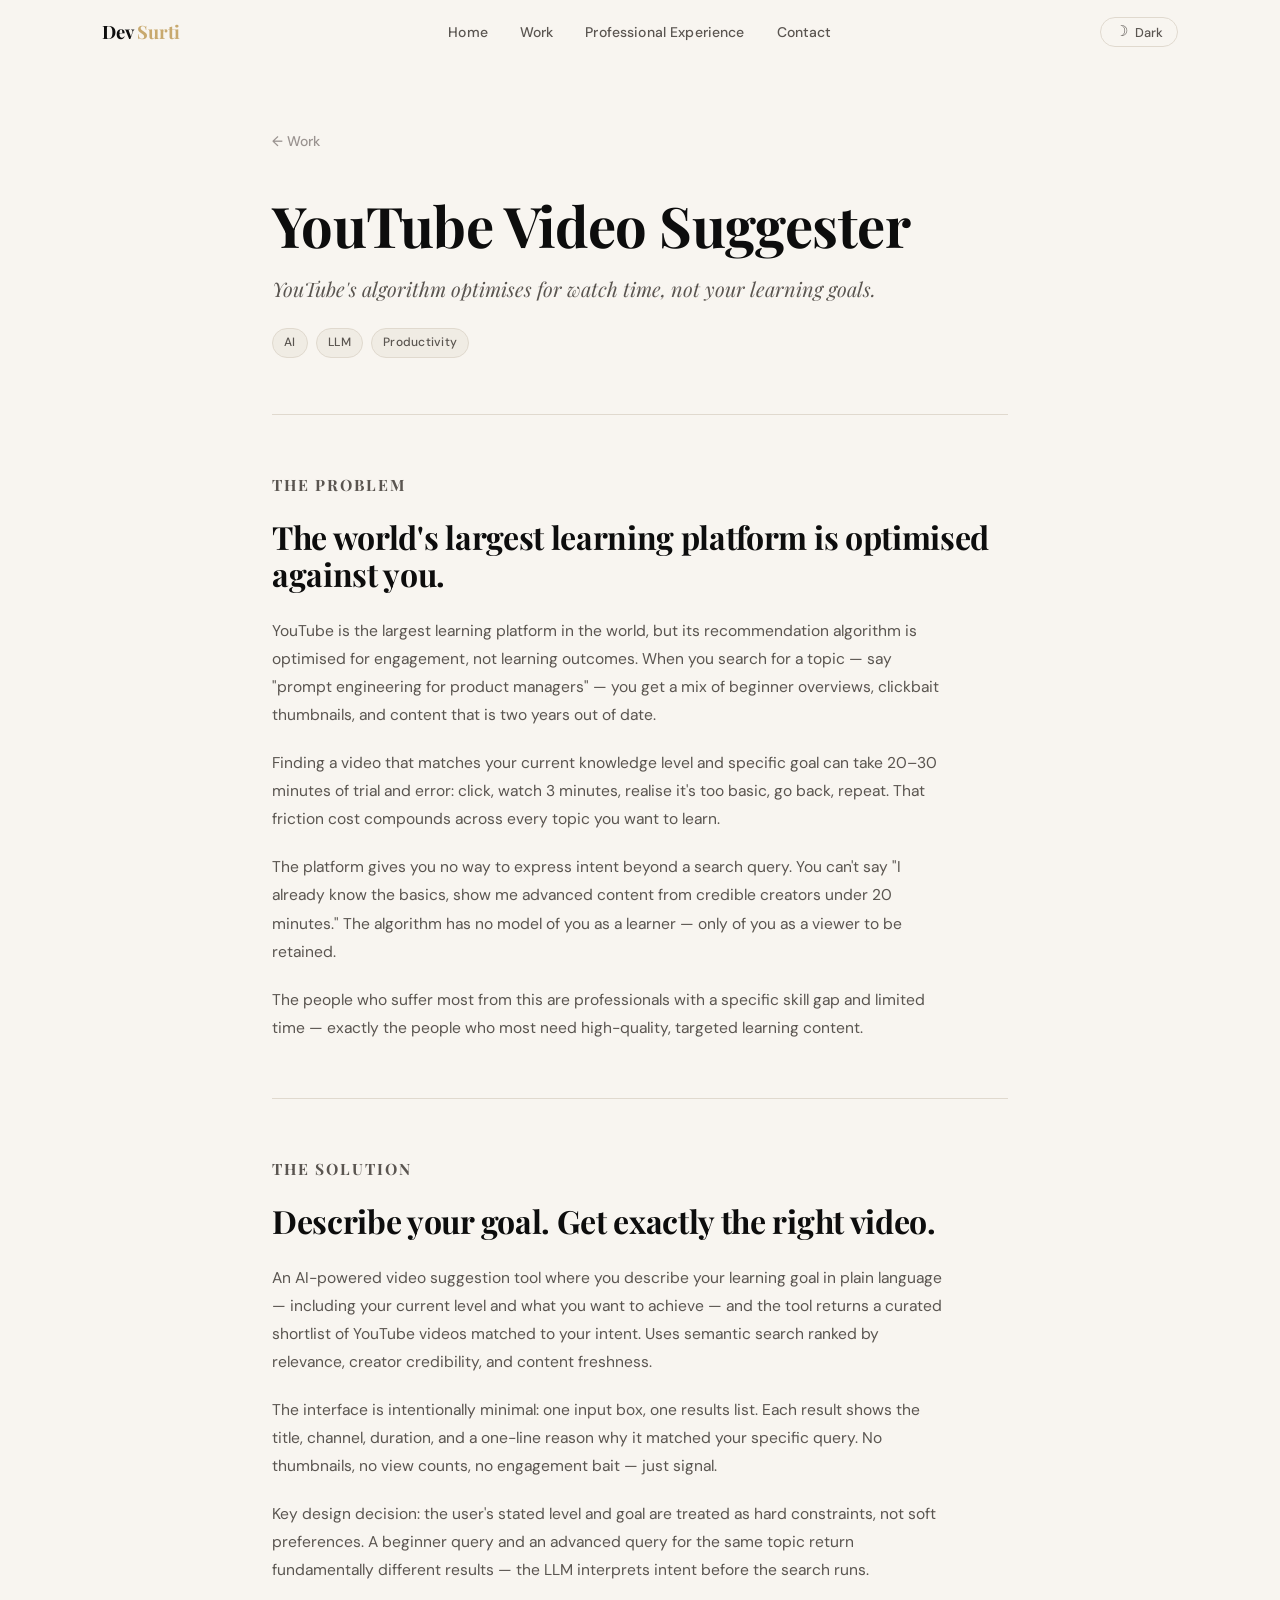
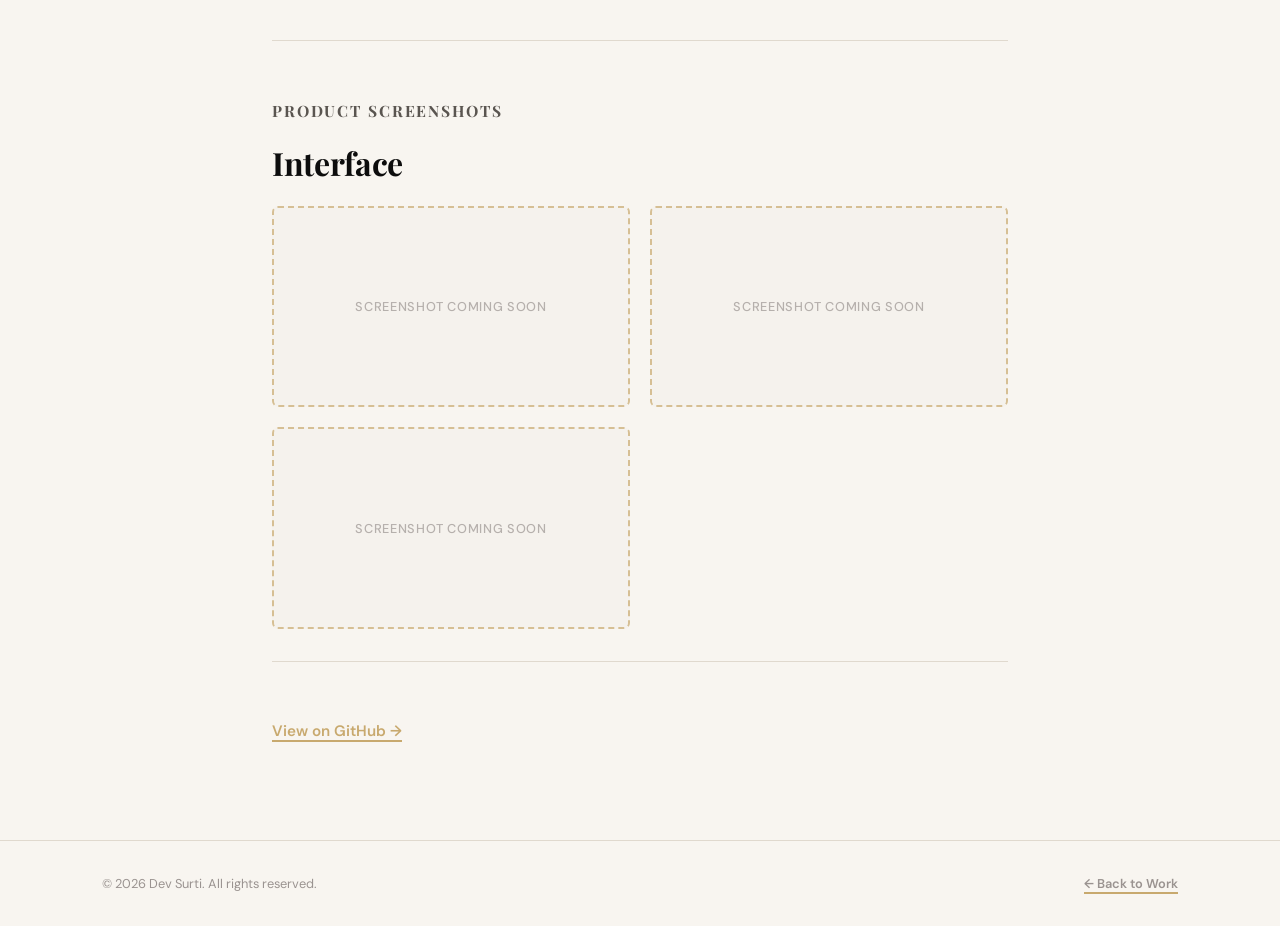
<file: project-yt-suggester.html>
<!DOCTYPE html>
<html lang="en" data-theme="light">
<head>
  <meta charset="UTF-8" />
  <meta name="viewport" content="width=device-width, initial-scale=1.0" />
  <title>YouTube Video Suggester — Dev Surti</title>
  <meta name="description" content="An AI-powered tool that matches YouTube videos to your exact learning goal — not the algorithm's engagement target." />
  <link rel="stylesheet" href="style.css" />
  <link rel="icon" href="favicon.svg" type="image/svg+xml" />
</head>
<body>

  <!-- NAV -->
  <nav class="site-nav" id="site-nav">
    <div class="nav-inner">
      <a href="index.html" class="nav-logo">Dev <span>Surti</span></a>
      <ul class="nav-links" role="list">
        <li><a href="index.html">Home</a></li>
        <li><a href="index.html#work">Work</a></li>
        <li><a href="experience.html">Professional Experience</a></li>
        <li><a href="index.html#contact">Contact</a></li>
      </ul>
      <div class="nav-right">
        <button class="theme-toggle" id="theme-toggle" aria-label="Toggle theme">
          <span class="icon" id="theme-icon">☽</span>
          <span id="theme-label">Dark</span>
        </button>
        <button class="nav-hamburger" id="nav-hamburger" aria-label="Open menu" aria-expanded="false">
          <span></span><span></span><span></span>
        </button>
      </div>
    </div>
    <div class="nav-mobile" id="nav-mobile" role="navigation">
      <a href="index.html">Home</a>
      <a href="index.html#work">Work</a>
      <a href="experience.html">Professional Experience</a>
      <a href="index.html#contact">Contact</a>
    </div>
  </nav>

  <!-- MAIN -->
  <main class="project-page">
    <div class="container--narrow">

      <a href="index.html#work" class="back-link fade-in">← Work</a>

      <!-- Hero -->
      <div class="project-hero fade-in fade-in-delay-1">
        <h1>YouTube Video Suggester</h1>
        <p class="project-teaser">YouTube's algorithm optimises for watch time, not your learning goals.</p>
        <div class="project-meta">
          <span class="tag">AI</span>
          <span class="tag">LLM</span>
          <span class="tag">Productivity</span>
        </div>
      </div>

      <!-- The Problem -->
      <div class="project-section fade-in">
        <p class="project-section-label">The Problem</p>
        <h2>The world's largest learning platform is optimised against you.</h2>
        <p>
          YouTube is the largest learning platform in the world, but its recommendation algorithm
          is optimised for engagement, not learning outcomes. When you search for a topic — say
          "prompt engineering for product managers" — you get a mix of beginner overviews,
          clickbait thumbnails, and content that is two years out of date.
        </p>
        <p>
          Finding a video that matches your current knowledge level and specific goal can take
          20–30 minutes of trial and error: click, watch 3 minutes, realise it's too basic, go
          back, repeat. That friction cost compounds across every topic you want to learn.
        </p>
        <p>
          The platform gives you no way to express intent beyond a search query. You can't say
          "I already know the basics, show me advanced content from credible creators under 20
          minutes." The algorithm has no model of you as a learner — only of you as a viewer
          to be retained.
        </p>
        <p>
          The people who suffer most from this are professionals with a specific skill gap and
          limited time — exactly the people who most need high-quality, targeted learning content.
        </p>
      </div>

      <!-- The Solution -->
      <div class="project-section fade-in">
        <p class="project-section-label">The Solution</p>
        <h2>Describe your goal. Get exactly the right video.</h2>
        <p>
          An AI-powered video suggestion tool where you describe your learning goal in plain
          language — including your current level and what you want to achieve — and the tool
          returns a curated shortlist of YouTube videos matched to your intent. Uses semantic
          search ranked by relevance, creator credibility, and content freshness.
        </p>
        <p>
          The interface is intentionally minimal: one input box, one results list. Each result
          shows the title, channel, duration, and a one-line reason why it matched your specific
          query. No thumbnails, no view counts, no engagement bait — just signal.
        </p>
        <p>
          Key design decision: the user's stated level and goal are treated as hard constraints,
          not soft preferences. A beginner query and an advanced query for the same topic return
          fundamentally different results — the LLM interprets intent before the search runs.
        </p>
      </div>

      <!-- Screenshots -->
      <div class="project-section fade-in">
        <p class="project-section-label">Product Screenshots</p>
        <h2>Interface</h2>
        <div class="screenshots-grid">
          <div class="screenshot-placeholder">Screenshot coming soon</div>
          <div class="screenshot-placeholder">Screenshot coming soon</div>
          <div class="screenshot-placeholder">Screenshot coming soon</div>
        </div>
      </div>

      <!-- GitHub -->
      <div class="project-section github-cta fade-in">
        <a href="#" class="text-cta text-cta--accent">View on GitHub →</a>
      </div>

    </div>
  </main>

  <!-- FOOTER -->
  <footer class="site-footer">
    <div class="footer-inner">
      <p class="footer-copy">© 2026 Dev Surti. All rights reserved.</p>
      <a href="index.html#work" class="footer-copy text-cta" style="font-size:0.8rem;">← Back to Work</a>
    </div>
  </footer>

  <script>
    const root = document.documentElement;
    const toggleBtn = document.getElementById('theme-toggle');
    const themeIcon = document.getElementById('theme-icon');
    const themeLabel = document.getElementById('theme-label');

    function applyTheme(theme) {
      root.setAttribute('data-theme', theme);
      localStorage.setItem('theme', theme);
      if (theme === 'dark') {
        themeIcon.textContent = '☀';
        themeLabel.textContent = 'Light';
      } else {
        themeIcon.textContent = '☽';
        themeLabel.textContent = 'Dark';
      }
    }

    applyTheme(localStorage.getItem('theme') || 'light');
    toggleBtn.addEventListener('click', () => {
      applyTheme(root.getAttribute('data-theme') === 'dark' ? 'light' : 'dark');
    });

    const nav = document.getElementById('site-nav');
    window.addEventListener('scroll', () => {
      nav.classList.toggle('scrolled', window.scrollY > 20);
    }, { passive: true });

    const hamburger = document.getElementById('nav-hamburger');
    const mobileNav = document.getElementById('nav-mobile');
    hamburger.addEventListener('click', () => {
      const open = mobileNav.classList.toggle('open');
      hamburger.setAttribute('aria-expanded', open);
    });

    const fadeEls = document.querySelectorAll('.fade-in');
    const observer = new IntersectionObserver((entries) => {
      entries.forEach(entry => {
        if (entry.isIntersecting) {
          entry.target.classList.add('visible');
          observer.unobserve(entry.target);
        }
      });
    }, { threshold: 0.1 });
    fadeEls.forEach(el => observer.observe(el));
  </script>

</body>
</html>
</file>
<file: style.css>
/* ============================================================
   IMPORTS
   ============================================================ */
@import url('https://fonts.googleapis.com/css2?family=Playfair+Display:ital,wght@0,400;0,700;0,900;1,400;1,700&family=DM+Sans:ital,wght@0,300;0,400;0,500;0,600;1,300;1,400&display=swap');

/* ============================================================
   CSS VARIABLES — LIGHT THEME (default)
   ============================================================ */
:root {
  --bg:          #f8f5f0;
  --bg-nav:      rgba(248, 245, 240, 0.92);
  --surface:     #ffffff;
  --border:      #e0d9ce;
  --border-accent: #c8a96e;
  --text-primary: #0d0d0d;
  --text-secondary: #5a5550;
  --text-muted:  #9a9390;
  --accent:      #c8a96e;
  --accent-hover: #b8934f;
  --tag-bg:      #f0ece4;
  --tag-text:    #5a5550;
  --card-bg:     #ffffff;
  --card-border: #e0d9ce;
  --live-bg:     #e8f5e9;
  --live-text:   #2e7d32;
  --placeholder-bg: #f5f2ed;
  --shadow:      0 2px 12px rgba(13,13,13,0.06);
  --shadow-hover: 0 8px 32px rgba(13,13,13,0.12);
}

/* DARK THEME */
[data-theme="dark"] {
  --bg:          #0d0d0d;
  --bg-nav:      rgba(13, 13, 13, 0.92);
  --surface:     #161614;
  --border:      #2a2820;
  --border-accent: #c8a96e;
  --text-primary: #f0ece4;
  --text-secondary: #b0a99e;
  --text-muted:  #6a6460;
  --accent:      #c8a96e;
  --accent-hover: #d9bc83;
  --tag-bg:      #1e1c18;
  --tag-text:    #b0a99e;
  --card-bg:     #161614;
  --card-border: #2a2820;
  --live-bg:     #0a1f0d;
  --live-text:   #66bb6a;
  --placeholder-bg: #1a1814;
  --shadow:      0 2px 12px rgba(0,0,0,0.3);
  --shadow-hover: 0 8px 32px rgba(0,0,0,0.5);
}

/* ============================================================
   RESET & BASE
   ============================================================ */
*, *::before, *::after {
  box-sizing: border-box;
  margin: 0;
  padding: 0;
}

html {
  scroll-behavior: smooth;
  font-size: 16px;
}

body {
  background-color: var(--bg);
  color: var(--text-primary);
  font-family: 'DM Sans', system-ui, sans-serif;
  font-weight: 400;
  line-height: 1.65;
  transition: background-color 0.3s ease, color 0.3s ease;
  -webkit-font-smoothing: antialiased;
}

img {
  max-width: 100%;
  display: block;
}

a {
  color: inherit;
  text-decoration: none;
}

ul, ol {
  list-style: none;
}

/* ============================================================
   TYPOGRAPHY
   ============================================================ */
h1, h2, h3, h4 {
  font-family: 'Playfair Display', Georgia, serif;
  line-height: 1.15;
  letter-spacing: -0.01em;
}

.display-heading {
  font-family: 'Playfair Display', Georgia, serif;
  font-size: clamp(2.6rem, 5.5vw, 4.8rem);
  font-weight: 900;
  line-height: 1.1;
  letter-spacing: -0.02em;
}

.section-heading {
  font-family: 'Playfair Display', Georgia, serif;
  font-size: clamp(2rem, 3.5vw, 3rem);
  font-weight: 700;
  letter-spacing: -0.015em;
}

.section-sub {
  font-size: 1rem;
  color: var(--text-secondary);
  margin-top: 0.5rem;
  font-weight: 400;
}

.body-lead {
  font-size: 1.05rem;
  line-height: 1.7;
  color: var(--text-secondary);
}

/* ============================================================
   LAYOUT
   ============================================================ */
.container {
  max-width: 1140px;
  margin: 0 auto;
  padding: 0 2rem;
}

.container--narrow {
  max-width: 800px;
  margin: 0 auto;
  padding: 0 2rem;
}

section {
  padding: 6rem 0;
}

/* ============================================================
   NAV
   ============================================================ */
.site-nav {
  position: fixed;
  top: 0;
  left: 0;
  right: 0;
  z-index: 100;
  background: var(--bg-nav);
  backdrop-filter: blur(12px);
  -webkit-backdrop-filter: blur(12px);
  border-bottom: 1px solid transparent;
  transition: border-color 0.3s ease, background 0.3s ease;
}

.site-nav.scrolled {
  border-bottom-color: var(--border);
}

.nav-inner {
  max-width: 1140px;
  margin: 0 auto;
  padding: 0 2rem;
  height: 64px;
  display: flex;
  align-items: center;
  justify-content: space-between;
  gap: 2rem;
}

.nav-logo {
  font-family: 'Playfair Display', Georgia, serif;
  font-size: 1.15rem;
  font-weight: 700;
  color: var(--text-primary);
  white-space: nowrap;
  flex-shrink: 0;
}

.nav-logo span {
  color: var(--accent);
}

.nav-links {
  display: flex;
  align-items: center;
  gap: 2rem;
}

.nav-links a {
  font-size: 0.875rem;
  font-weight: 500;
  color: var(--text-secondary);
  transition: color 0.2s ease;
  letter-spacing: 0.01em;
}

.nav-links a:hover {
  color: var(--text-primary);
}

.nav-right {
  display: flex;
  align-items: center;
  gap: 1.5rem;
  flex-shrink: 0;
}

/* Theme toggle */
.theme-toggle {
  background: none;
  border: 1px solid var(--border);
  border-radius: 20px;
  cursor: pointer;
  color: var(--text-secondary);
  font-family: 'DM Sans', sans-serif;
  font-size: 0.8rem;
  font-weight: 500;
  padding: 0.35rem 0.9rem;
  display: flex;
  align-items: center;
  gap: 0.4rem;
  transition: border-color 0.2s ease, color 0.2s ease, background 0.2s ease;
  white-space: nowrap;
}

.theme-toggle:hover {
  border-color: var(--accent);
  color: var(--text-primary);
}

.theme-toggle .icon {
  font-size: 0.95rem;
  line-height: 1;
}

/* Nav hamburger (mobile) */
.nav-hamburger {
  display: none;
  flex-direction: column;
  gap: 5px;
  background: none;
  border: none;
  cursor: pointer;
  padding: 4px;
}

.nav-hamburger span {
  display: block;
  width: 22px;
  height: 2px;
  background: var(--text-primary);
  transition: all 0.25s ease;
  border-radius: 2px;
}

/* Mobile nav drawer */
.nav-mobile {
  display: none;
  flex-direction: column;
  gap: 0;
  background: var(--bg);
  border-top: 1px solid var(--border);
  padding: 1rem 2rem 1.5rem;
}

.nav-mobile.open {
  display: flex;
}

.nav-mobile a {
  font-size: 1rem;
  font-weight: 500;
  color: var(--text-secondary);
  padding: 0.75rem 0;
  border-bottom: 1px solid var(--border);
  transition: color 0.2s ease;
}

.nav-mobile a:last-child {
  border-bottom: none;
}

.nav-mobile a:hover {
  color: var(--text-primary);
}

/* ============================================================
   TEXT CTAs (link-style, not buttons)
   ============================================================ */
.text-cta {
  display: inline-flex;
  align-items: center;
  gap: 0.25rem;
  font-size: 0.95rem;
  font-weight: 600;
  color: var(--text-primary);
  text-decoration: underline;
  text-decoration-color: var(--accent);
  text-underline-offset: 4px;
  text-decoration-thickness: 1.5px;
  transition: color 0.2s ease, text-decoration-color 0.2s ease;
}

.text-cta:hover {
  color: var(--accent);
  text-decoration-color: var(--accent);
}

.text-cta--accent {
  color: var(--accent);
}

.text-cta--accent:hover {
  color: var(--accent-hover);
}

.cta-group {
  display: flex;
  align-items: center;
  flex-wrap: wrap;
  gap: 0.5rem;
}

.cta-divider {
  color: var(--text-muted);
  font-size: 0.9rem;
  user-select: none;
}

/* ============================================================
   TAGS / BADGES
   ============================================================ */
.tags {
  display: flex;
  flex-wrap: wrap;
  gap: 0.5rem;
}

.tag {
  display: inline-block;
  padding: 0.25rem 0.7rem;
  background: var(--tag-bg);
  color: var(--tag-text);
  font-size: 0.75rem;
  font-weight: 500;
  border-radius: 20px;
  letter-spacing: 0.02em;
  border: 1px solid var(--border);
}

.tag--live {
  background: var(--live-bg);
  color: var(--live-text);
  border-color: transparent;
  font-weight: 600;
}

.tag--live::before {
  content: '● ';
  font-size: 0.6rem;
}

/* ============================================================
   FADE-IN ANIMATION
   ============================================================ */
.fade-in {
  opacity: 0;
  transform: translateY(20px);
  transition: opacity 0.6s ease, transform 0.6s ease;
}

.fade-in.visible {
  opacity: 1;
  transform: translateY(0);
}

.fade-in-delay-1 { transition-delay: 0.1s; }
.fade-in-delay-2 { transition-delay: 0.2s; }
.fade-in-delay-3 { transition-delay: 0.3s; }
.fade-in-delay-4 { transition-delay: 0.4s; }

/* ============================================================
   HERO SECTION
   ============================================================ */
.hero {
  padding-top: 10rem;
  padding-bottom: 6rem;
  min-height: 100vh;
  display: flex;
  align-items: center;
}

.hero-inner {
  display: grid;
  grid-template-columns: 1fr 340px;
  gap: 5rem;
  align-items: center;
  width: 100%;
}

.hero-bio {
  margin-top: 1.5rem;
  font-size: 1rem;
  color: var(--text-secondary);
  max-width: 420px;
  line-height: 1.75;
}

.hero-ctas {
  margin-top: 2rem;
}

.hero-contact-line {
  margin-top: 1.5rem;
  display: flex;
  align-items: center;
  gap: 0.5rem;
  font-size: 0.8rem;
  color: var(--text-muted);
}

.hero-contact-line a {
  color: var(--text-muted);
  transition: color 0.2s ease;
}

.hero-contact-line a:hover {
  color: var(--accent);
}

.hero-contact-line .li-icon {
  width: 14px;
  height: 14px;
  fill: currentColor;
  flex-shrink: 0;
}

/* Profile photo placeholder */
.profile-photo-placeholder {
  width: 100%;
  aspect-ratio: 3 / 4;
  border: 2px dashed var(--border-accent);
  border-radius: 4px;
  background: var(--placeholder-bg);
  display: flex;
  align-items: center;
  justify-content: center;
  color: var(--text-muted);
  font-size: 0.875rem;
  font-weight: 500;
  letter-spacing: 0.05em;
  text-transform: uppercase;
  max-width: 340px;
}

/* ============================================================
   WORK / PROJECT CARDS
   ============================================================ */
.work-section {
  border-top: 1px solid var(--border);
}

.work-header {
  margin-bottom: 3.5rem;
}

.cards-grid {
  display: grid;
  grid-template-columns: repeat(2, 1fr);
  gap: 1.5rem;
}

.project-card {
  background: var(--card-bg);
  border: 1px solid var(--card-border);
  border-radius: 6px;
  padding: 2rem;
  display: flex;
  flex-direction: column;
  gap: 1rem;
  transition: transform 0.25s ease, border-color 0.25s ease, box-shadow 0.25s ease;
  position: relative;
  overflow: hidden;
}

.project-card:hover {
  transform: translateY(-4px);
  border-color: var(--border-accent);
  box-shadow: var(--shadow-hover);
}

.card-number {
  font-family: 'Playfair Display', Georgia, serif;
  font-size: 3.5rem;
  font-weight: 900;
  color: var(--accent);
  opacity: 0.12;
  line-height: 1;
  position: absolute;
  top: 1.25rem;
  right: 1.75rem;
  user-select: none;
  pointer-events: none;
}

.card-name {
  font-family: 'Playfair Display', Georgia, serif;
  font-size: 1.35rem;
  font-weight: 700;
  line-height: 1.3;
  margin-top: 0.25rem;
}

.card-problem {
  font-size: 0.9rem;
  color: var(--text-secondary);
  line-height: 1.6;
}

.card-footer {
  margin-top: auto;
  padding-top: 1rem;
  border-top: 1px solid var(--border);
  display: flex;
  align-items: center;
  justify-content: space-between;
}

.card-status-tags {
  display: flex;
  flex-wrap: wrap;
  gap: 0.4rem;
  align-items: center;
  flex: 1;
}

.card-explore {
  flex-shrink: 0;
}

.card-footer .tags {
  flex: 1;
  gap: 0.4rem;
}

/* ============================================================
   CONTACT SECTION
   ============================================================ */
.contact-section {
  border-top: 1px solid var(--border);
}

.contact-inner {
  max-width: 640px;
}

.contact-text {
  margin-top: 1rem;
  font-size: 1.05rem;
  color: var(--text-secondary);
  line-height: 1.75;
}

.contact-ctas {
  margin-top: 2rem;
}

/* ============================================================
   FOOTER
   ============================================================ */
.site-footer {
  border-top: 1px solid var(--border);
  padding: 2rem 0;
}

.footer-inner {
  max-width: 1140px;
  margin: 0 auto;
  padding: 0 2rem;
  display: flex;
  align-items: center;
  justify-content: space-between;
  gap: 1rem;
  flex-wrap: wrap;
}

.footer-copy {
  font-size: 0.8rem;
  color: var(--text-muted);
}

/* ============================================================
   EXPERIENCE PAGE
   ============================================================ */
.experience-page {
  padding-top: 8rem;
  padding-bottom: 6rem;
}

.experience-header {
  display: flex;
  align-items: flex-start;
  justify-content: space-between;
  gap: 2rem;
  margin-bottom: 3rem;
  flex-wrap: wrap;
}

.experience-header h1 {
  font-size: clamp(2.2rem, 4vw, 3.5rem);
}

.resume-section {
  margin-top: 3rem;
}

.resume-section + .resume-section {
  margin-top: 2.5rem;
  padding-top: 2.5rem;
  border-top: 1px solid var(--border);
}

.resume-section-title {
  font-family: 'Playfair Display', Georgia, serif;
  font-size: 0.75rem;
  font-weight: 700;
  letter-spacing: 0.12em;
  text-transform: uppercase;
  color: var(--accent);
  margin-bottom: 1.25rem;
}

.resume-summary {
  font-size: 1rem;
  color: var(--text-secondary);
  line-height: 1.8;
}

/* Experience items */
.exp-item {
  margin-bottom: 2.5rem;
}

.exp-item:last-child {
  margin-bottom: 0;
}

.exp-header {
  display: flex;
  justify-content: space-between;
  align-items: flex-start;
  gap: 1rem;
  flex-wrap: wrap;
  margin-bottom: 0.35rem;
}

.exp-company {
  font-family: 'Playfair Display', Georgia, serif;
  font-size: 1.15rem;
  font-weight: 700;
}

.exp-role {
  font-size: 0.95rem;
  font-weight: 600;
  color: var(--text-secondary);
  margin-bottom: 0.75rem;
}

.exp-date {
  font-size: 0.8rem;
  color: var(--text-muted);
  font-weight: 500;
  white-space: nowrap;
  flex-shrink: 0;
  padding-top: 0.2rem;
}

.exp-bullets {
  list-style: none;
  display: flex;
  flex-direction: column;
  gap: 0.5rem;
}

.exp-bullets li {
  font-size: 0.925rem;
  color: var(--text-secondary);
  line-height: 1.65;
  padding-left: 1.2rem;
  position: relative;
}

.exp-bullets li::before {
  content: '–';
  position: absolute;
  left: 0;
  color: var(--accent);
  font-weight: 600;
}

/* Education */
.edu-item {
  display: flex;
  justify-content: space-between;
  align-items: center;
  gap: 1rem;
  padding: 0.6rem 0;
  border-bottom: 1px solid var(--border);
  flex-wrap: wrap;
}

.edu-item:first-child {
  border-top: 1px solid var(--border);
}

.edu-degree {
  font-weight: 600;
  font-size: 0.925rem;
}

.edu-school {
  font-size: 0.875rem;
  color: var(--text-secondary);
}

.edu-year {
  font-size: 0.8rem;
  color: var(--text-muted);
  white-space: nowrap;
  flex-shrink: 0;
}

/* Skills */
.skills-list {
  display: flex;
  flex-wrap: wrap;
  gap: 0.5rem;
}

.skill-chip {
  display: inline-block;
  padding: 0.3rem 0.8rem;
  background: var(--tag-bg);
  border: 1px solid var(--border);
  border-radius: 4px;
  font-size: 0.825rem;
  color: var(--text-secondary);
  font-weight: 500;
}

/* ============================================================
   PROJECT PAGES
   ============================================================ */
.project-page {
  padding-top: 8rem;
  padding-bottom: 6rem;
}

.back-link {
  display: inline-flex;
  align-items: center;
  gap: 0.4rem;
  font-size: 0.875rem;
  font-weight: 500;
  color: var(--text-muted);
  margin-bottom: 2.5rem;
  transition: color 0.2s ease;
}

.back-link:hover {
  color: var(--accent);
}

.project-hero {
  margin-bottom: 3.5rem;
}

.project-number {
  font-family: 'Playfair Display', Georgia, serif;
  font-size: 0.85rem;
  font-weight: 700;
  letter-spacing: 0.1em;
  color: var(--accent);
  text-transform: uppercase;
  margin-bottom: 0.5rem;
}

.project-hero h1 {
  font-size: clamp(2rem, 4.5vw, 3.5rem);
  margin-bottom: 1rem;
}

.project-teaser {
  font-family: 'Playfair Display', Georgia, serif;
  font-size: 1.25rem;
  font-style: italic;
  color: var(--text-secondary);
  line-height: 1.55;
  max-width: 640px;
  margin-bottom: 1.5rem;
}

.project-meta {
  display: flex;
  align-items: center;
  flex-wrap: wrap;
  gap: 0.5rem;
}

.project-section {
  margin-top: 3.5rem;
  padding-top: 3.5rem;
  border-top: 1px solid var(--border);
}

.project-section-label {
  font-family: 'Playfair Display', Georgia, serif;
  font-size: 0.75rem;
  font-weight: 700;
  letter-spacing: 0.12em;
  text-transform: uppercase;
  color: var(--accent);
  margin-bottom: 0.75rem;
}

.project-section h2 {
  font-size: clamp(1.5rem, 2.5vw, 2rem);
  margin-bottom: 1.5rem;
}

.project-section p {
  font-size: 0.975rem;
  color: var(--text-secondary);
  line-height: 1.8;
  margin-bottom: 1.25rem;
  max-width: 680px;
}

.project-section p:last-child {
  margin-bottom: 0;
}

.project-list {
  list-style: none;
  padding: 0;
  margin: 0;
  display: flex;
  flex-direction: column;
  gap: 0.85rem;
  max-width: 680px;
}

.project-list li {
  font-size: 0.975rem;
  color: var(--text-secondary);
  line-height: 1.8;
  padding-left: 1.25rem;
  position: relative;
}

.project-list li::before {
  content: '–';
  position: absolute;
  left: 0;
  color: var(--accent);
  font-weight: 700;
}

.project-list code {
  font-family: 'SF Mono', 'Fira Code', monospace;
  font-size: 0.85em;
  background: var(--border);
  padding: 1px 5px;
  border-radius: 3px;
  color: var(--accent);
}

.code-block {
  font-family: 'SF Mono', 'Fira Code', monospace;
  font-size: 0.82rem;
  line-height: 1.7;
  color: var(--text-secondary);
  background: var(--border);
  border: 1px solid var(--border);
  border-radius: 8px;
  padding: 1.5rem;
  white-space: pre-wrap;
  overflow-x: auto;
  max-width: 100%;
}

/* Screenshot placeholders */
.screenshots-grid {
  display: grid;
  grid-template-columns: repeat(auto-fit, minmax(280px, 1fr));
  gap: 1.25rem;
  margin-top: 1.5rem;
}

.screenshot-placeholder {
  width: 100%;
  aspect-ratio: 16 / 9;
  border: 2px dashed var(--border-accent);
  border-radius: 6px;
  background: var(--placeholder-bg);
  display: flex;
  align-items: center;
  justify-content: center;
  color: var(--text-muted);
  font-size: 0.8rem;
  font-weight: 500;
  letter-spacing: 0.05em;
  text-transform: uppercase;
  opacity: 0.7;
}

.github-cta {
  margin-top: 2rem;
}

/* Download PDF button */
.download-pdf-btn {
  display: inline-flex;
  align-items: center;
  gap: 0.5rem;
  padding: 0.65rem 1.4rem;
  background: var(--accent);
  color: #0d0d0d;
  font-family: 'DM Sans', sans-serif;
  font-size: 0.875rem;
  font-weight: 600;
  border-radius: 4px;
  text-decoration: none;
  transition: background 0.2s ease, transform 0.15s ease;
  white-space: nowrap;
  flex-shrink: 0;
  border: none;
  cursor: pointer;
}

.download-pdf-btn:hover {
  background: var(--accent-hover);
  color: #0d0d0d;
  transform: translateY(-1px);
  text-decoration: none;
}

/* ============================================================
   DIVIDERS & UTILITIES
   ============================================================ */
.divider {
  height: 1px;
  background: var(--border);
  margin: 0;
}

.text-accent { color: var(--accent); }
.text-muted  { color: var(--text-muted); }
.text-secondary { color: var(--text-secondary); }
.mt-1 { margin-top: 0.5rem; }
.mt-2 { margin-top: 1rem; }
.mt-3 { margin-top: 1.5rem; }

/* ============================================================
   RESPONSIVE
   ============================================================ */
@media (max-width: 900px) {
  .hero-inner {
    grid-template-columns: 1fr;
    gap: 3rem;
  }

  .profile-photo-placeholder {
    max-width: 220px;
    margin: 0 auto;
  }

  .hero {
    padding-top: 8rem;
    min-height: auto;
  }

  .cards-grid {
    grid-template-columns: 1fr;
  }

  .nav-links {
    display: none;
  }

  .nav-hamburger {
    display: flex;
  }

  .experience-header {
    flex-direction: column;
    align-items: flex-start;
  }
}

@media (max-width: 640px) {
  section {
    padding: 4rem 0;
  }

  .container,
  .container--narrow {
    padding: 0 1.25rem;
  }

  .nav-inner {
    padding: 0 1.25rem;
  }

  .footer-inner {
    padding: 0 1.25rem;
    flex-direction: column;
    align-items: flex-start;
  }

  .project-card {
    padding: 1.5rem;
  }

  .screenshots-grid {
    grid-template-columns: 1fr;
  }
}

/* ============================================================
   PRINT STYLES (experience.html)
   ============================================================ */
@media print {
  .site-nav,
  .nav-mobile,
  .download-btn,
  .download-pdf-btn,
  .site-footer,
  .fade-in {
    display: none !important;
  }

  body {
    background: #fff;
    color: #000;
    font-size: 11pt;
  }

  .experience-page {
    padding-top: 1rem;
    padding-bottom: 0;
  }

  .experience-header {
    margin-bottom: 1.5rem;
  }

  .resume-section + .resume-section {
    margin-top: 1.25rem;
    padding-top: 1.25rem;
  }

  .exp-item {
    margin-bottom: 1.25rem;
    page-break-inside: avoid;
  }

  a {
    color: #000 !important;
    text-decoration: none !important;
  }

  h1, h2, h3 {
    color: #000 !important;
  }

  .resume-section-title,
  .project-number,
  .exp-bullets li::before {
    color: #666 !important;
  }
  .profile-photo {
  width: 100%;
  max-width: 340px;
  aspect-ratio: 3 / 4;
  object-fit: cover;
  border-radius: 4px;
  display: block;
  }
}
</file>
